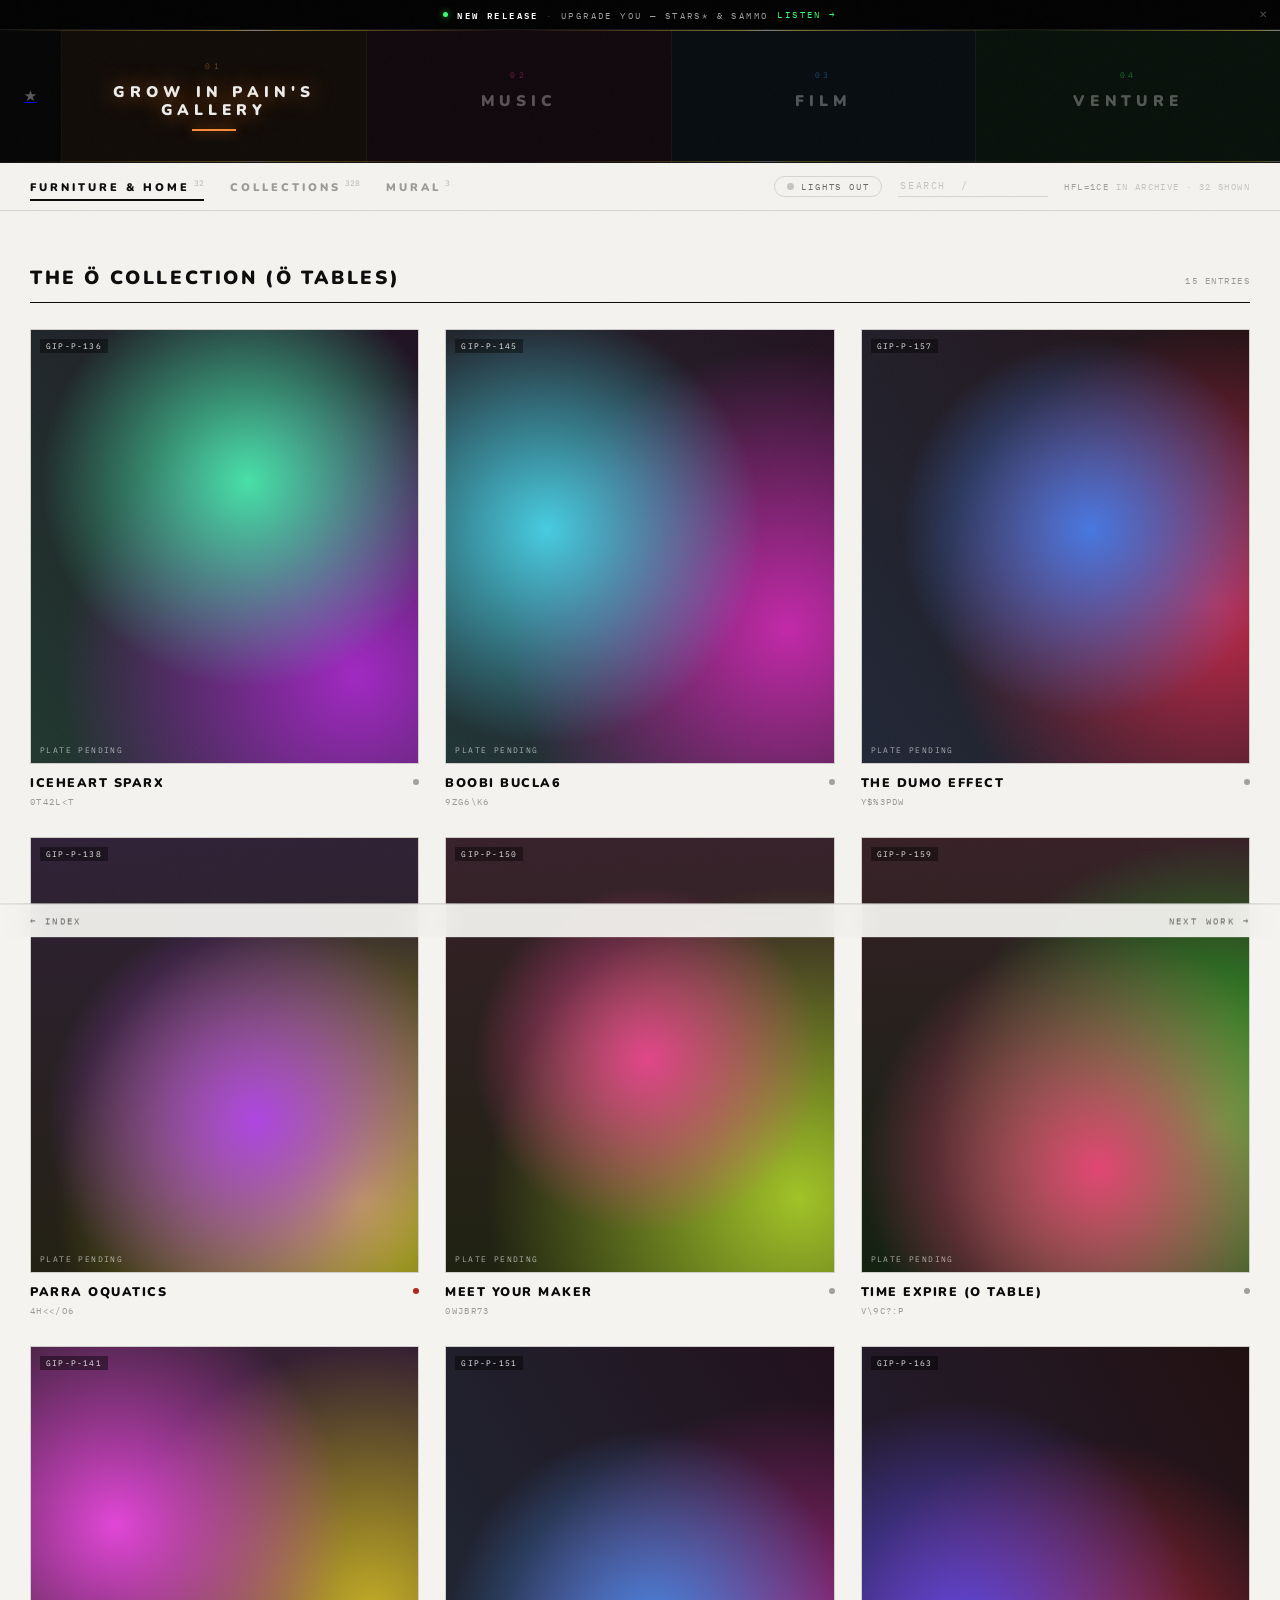
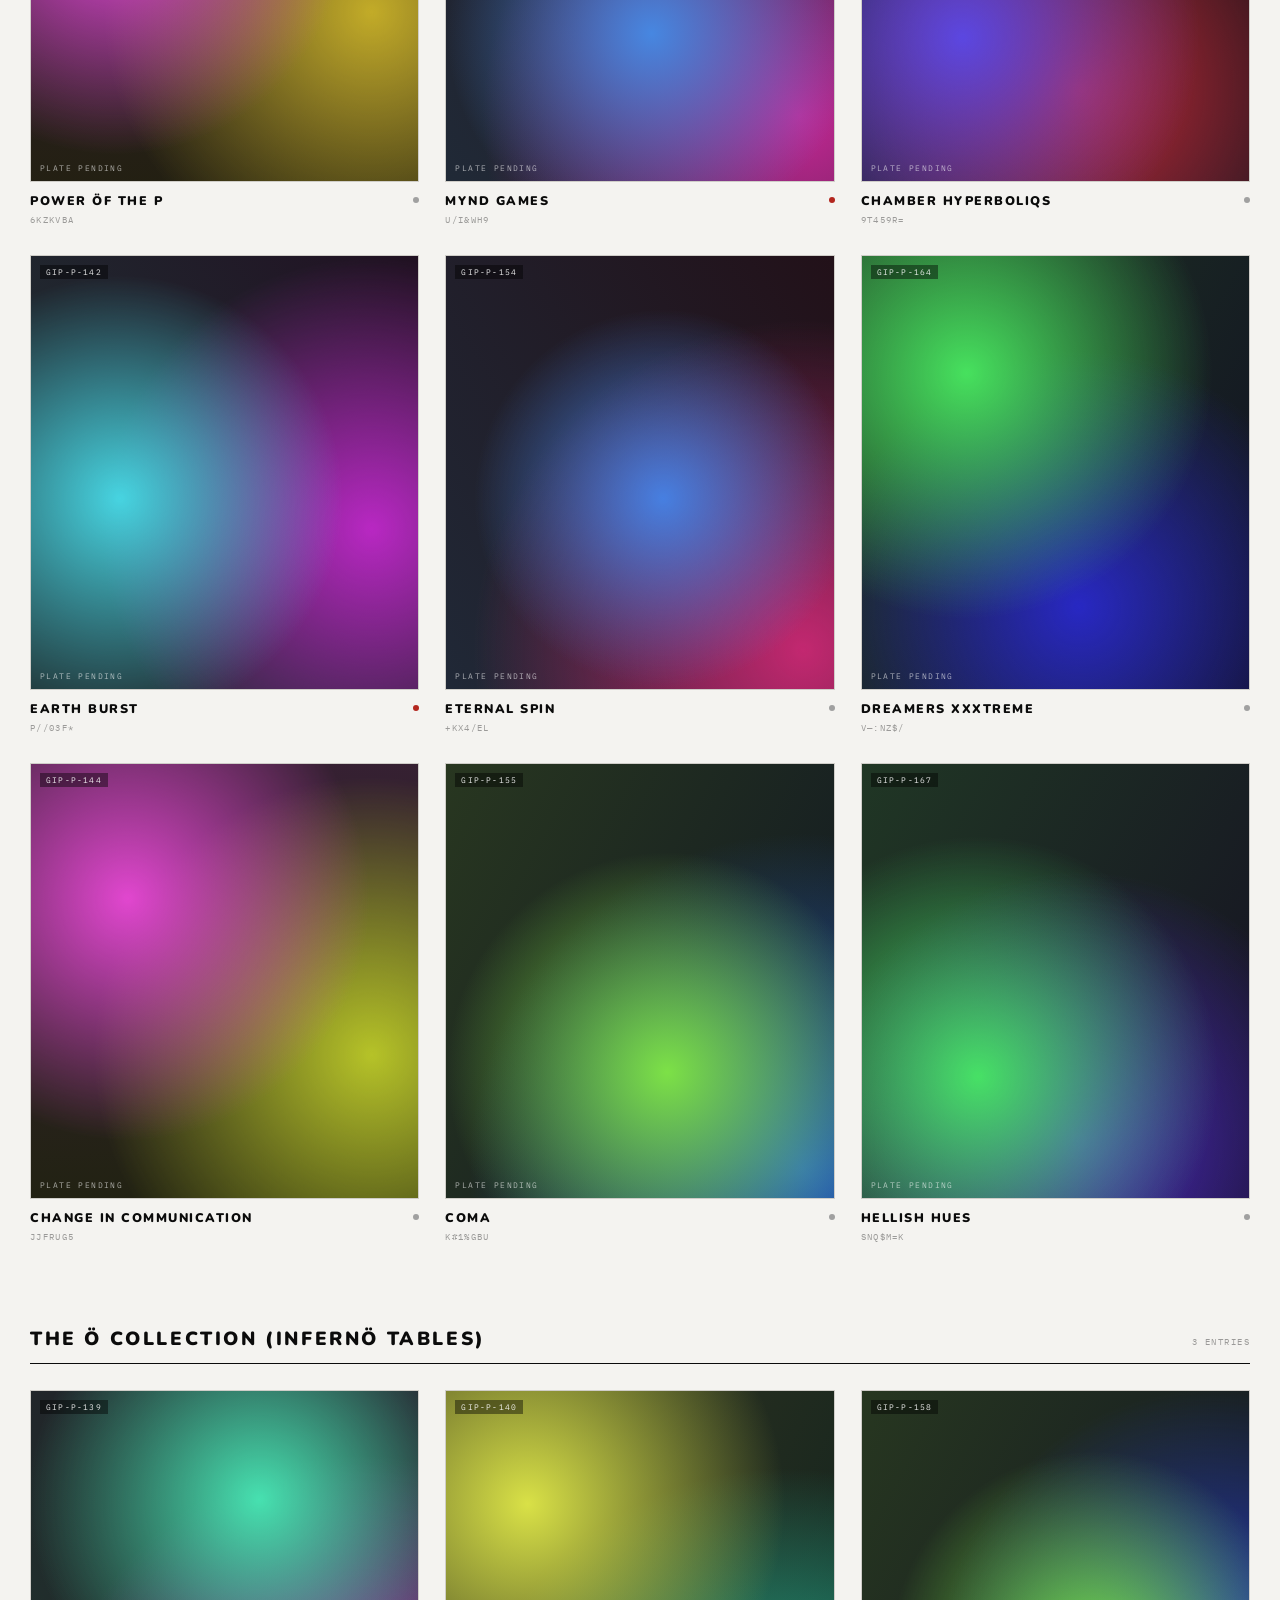
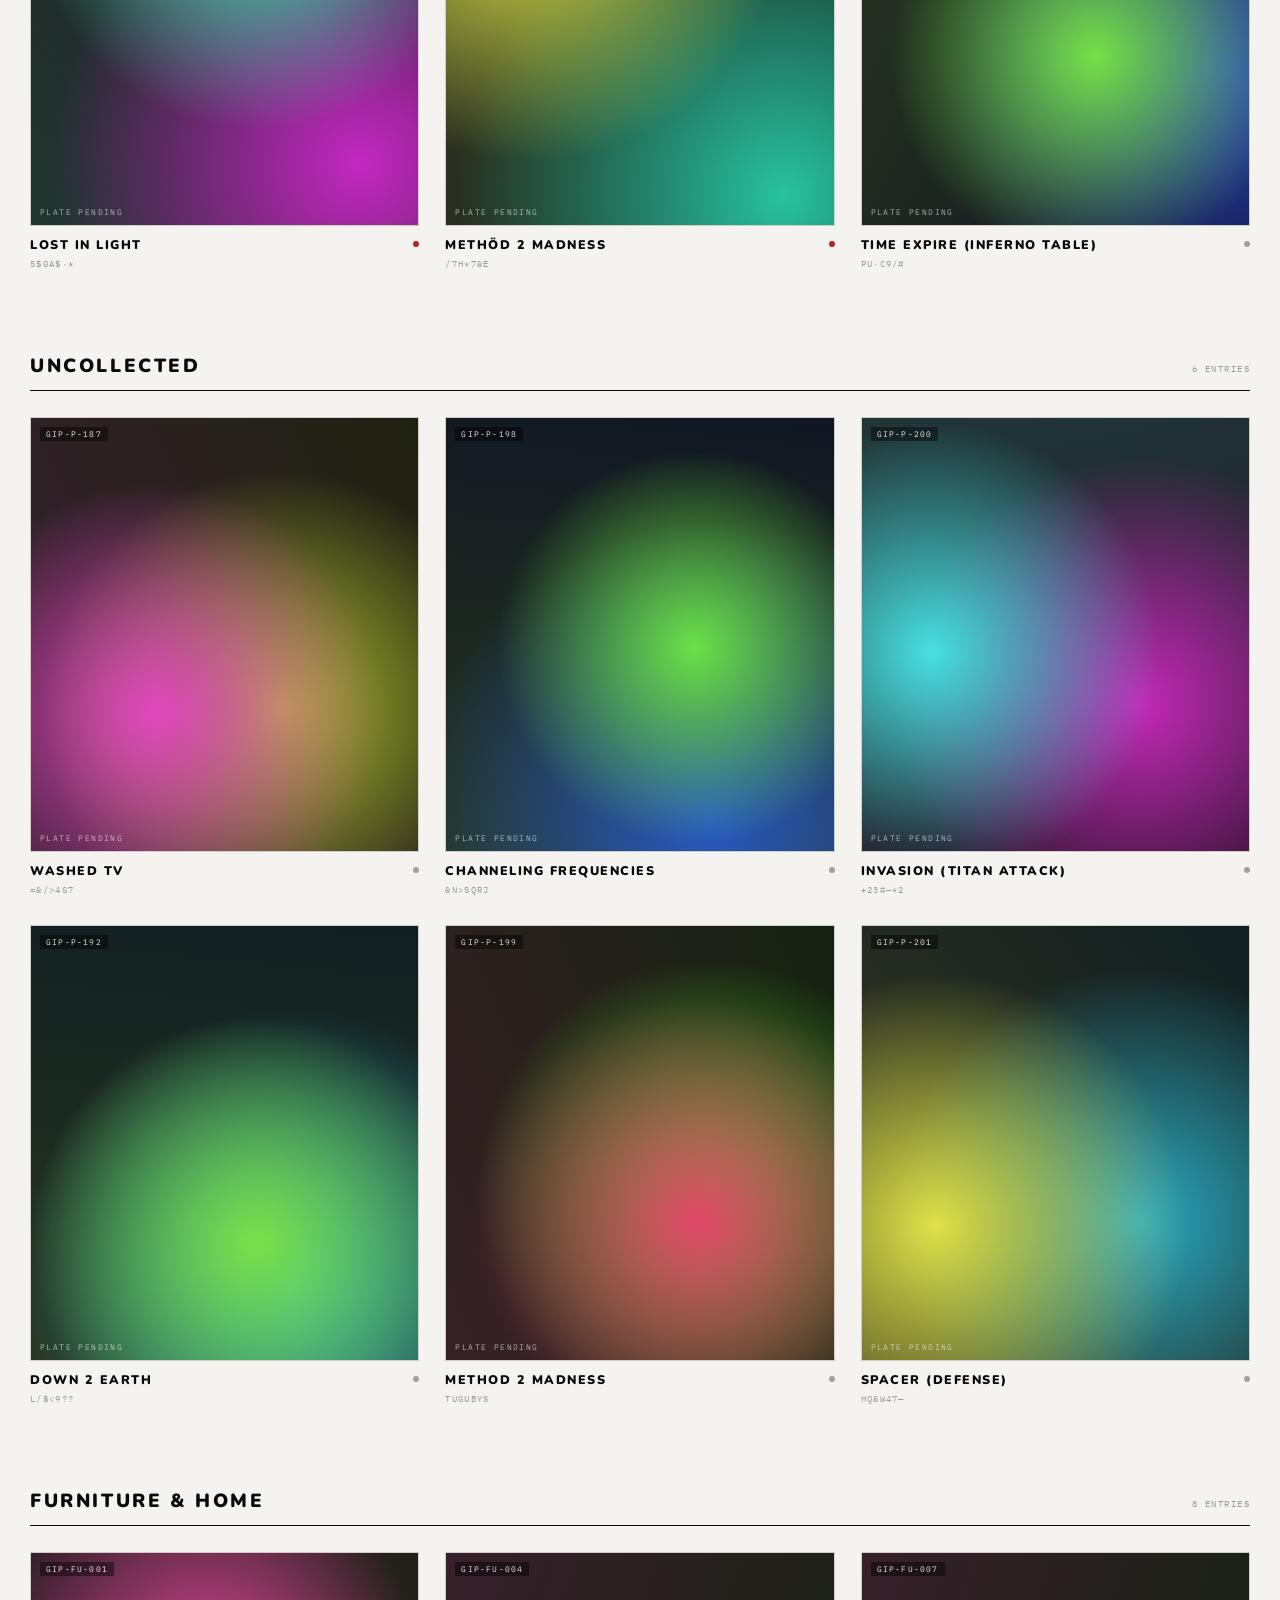
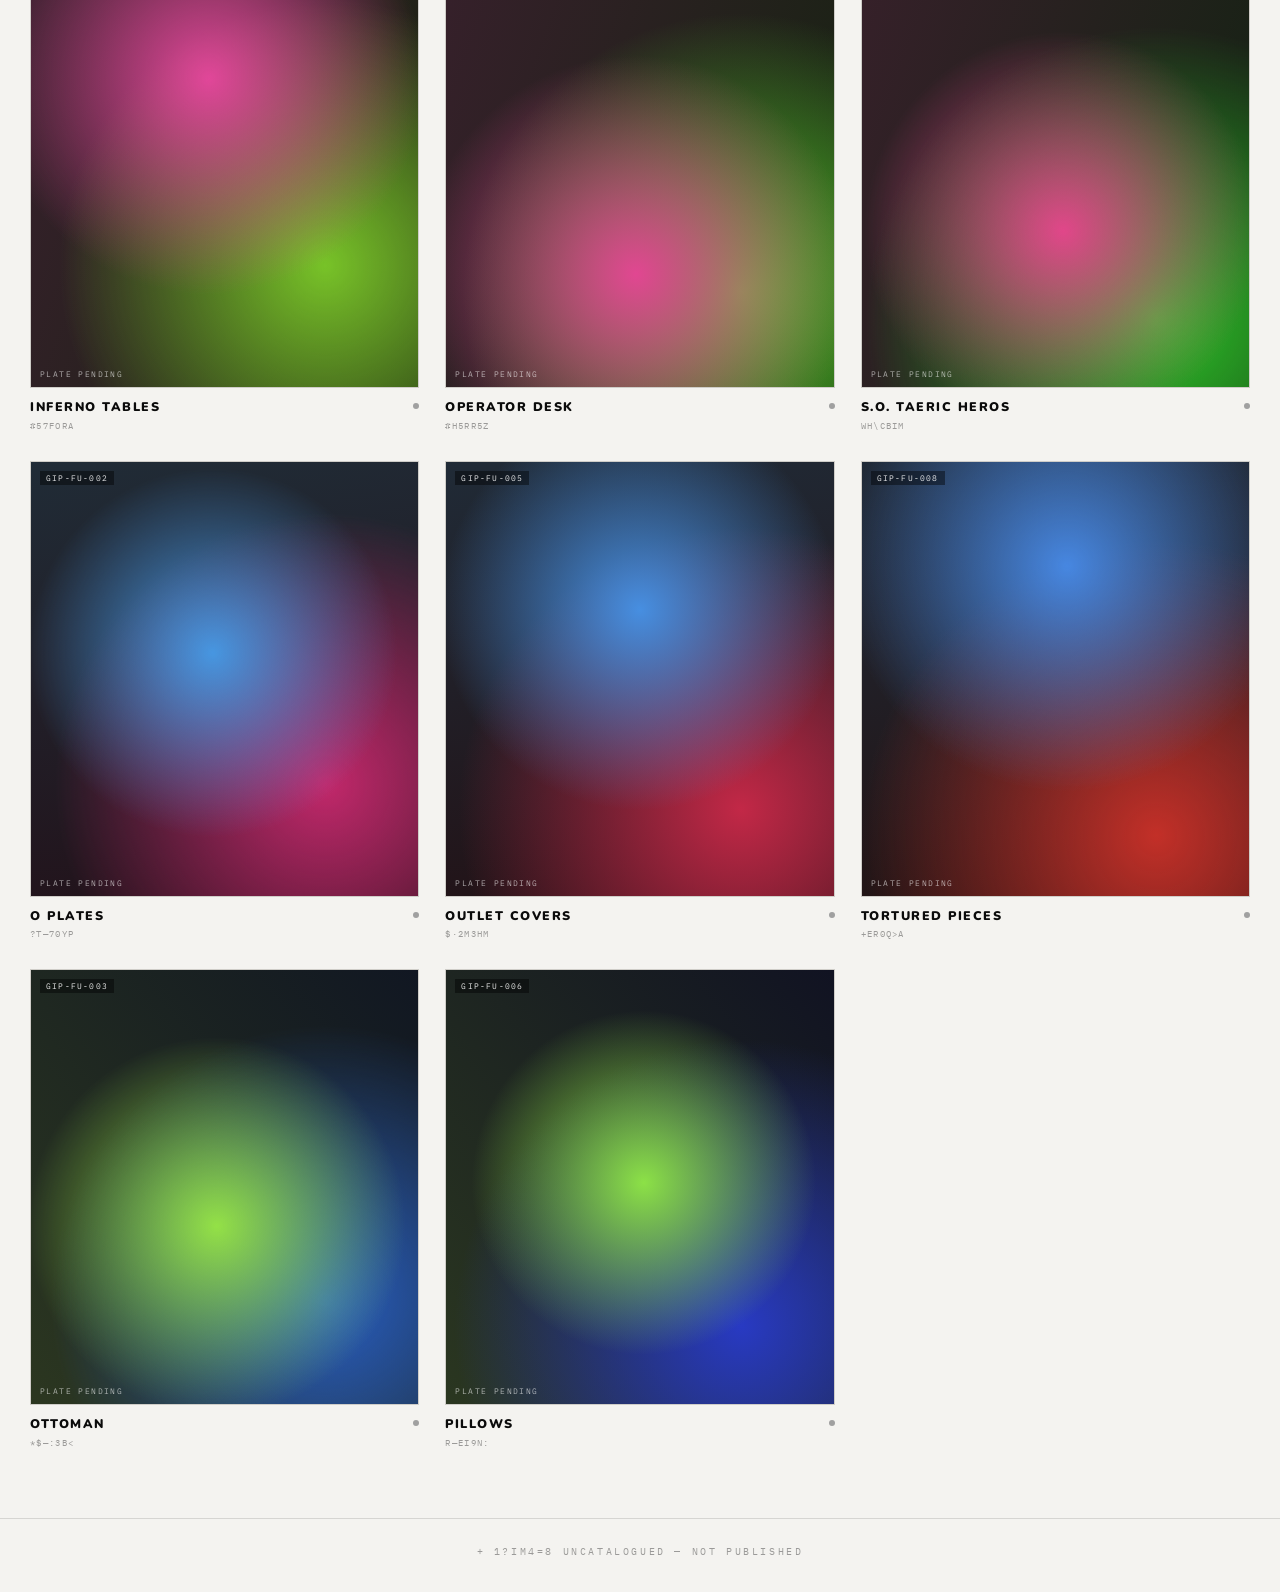
<file: archive.html>
<!DOCTYPE html>
<html lang="en">
<head>
<meta charset="UTF-8" />
<meta name="viewport" content="width=device-width, initial-scale=1.0"/>
<link rel="icon" type="image/svg+xml" href="data:image/svg+xml,<svg xmlns='http://www.w3.org/2000/svg' viewBox='0 0 100 100'><text y='.9em' font-size='90'>🦇</text></svg>">
<title>Stars* · Archive</title>
<meta name="description" content="The Stars* archive — commissions, collections and works, 2019 onward.">
<link rel="canonical" href="https://scratchbradley.com/archive">
<meta property="og:type"        content="website">
<meta property="og:site_name"   content="Stars*">
<meta property="og:title"       content="Stars* · Archive">
<meta property="og:description" content="Commissions, collections and works.">
<meta property="og:url"         content="https://scratchbradley.com/archive">
<meta property="og:image"       content="https://scratchbradley.com/assets/og-upgrade-you.jpg">
<meta property="og:image:width"  content="1200">
<meta property="og:image:height" content="630">
<meta name="twitter:card"       content="summary_large_image">
<meta name="twitter:image"      content="https://scratchbradley.com/assets/og-upgrade-you.jpg">
<link rel="preconnect" href="https://fonts.googleapis.com">
<link href="https://fonts.googleapis.com/css2?family=Nunito:wght@700;800;900&family=IBM+Plex+Mono:wght@400;500;600&display=swap" rel="stylesheet">
<style>
*,*::before,*::after{margin:0;padding:0;box-sizing:border-box}

:root{
  --paper:#f4f3f0; --paper-2:#eceae5;
  --ink:#0b0b0b; --ink-60:rgba(11,11,11,.6); --ink-38:rgba(11,11,11,.38);
  --ink-20:rgba(11,11,11,.2); --rule:rgba(11,11,11,.13);
  --black:#050505;
  --blue:#3b9eff; --orange:#ff8c3b; --sgreen:#39ff6e; --pink:#ff3b9a; --yellow:#ffd23b;
  --available:#0a7d3a; --sold:#b3261e; --personal:#0b0b0b;
  --nfs:#5d5d5d; --sealed:#6b4fd8; --unknown:#a0a0a0;
  --mono:'IBM Plex Mono',ui-monospace,SFMono-Regular,Menlo,Consolas,monospace;
  --sans:'Nunito',system-ui,sans-serif;
  /* Content cap — the band stays full-bleed, everything else is held to a
     readable measure so wide displays don't strand the grid in dead space. */
  --maxw:1720px;
  /* height of the band once collapsed — the sub-nav docks directly beneath it */
  --bandc:52px;
}
html{scroll-behavior:smooth}
body{background:var(--paper);color:var(--ink);font-family:var(--sans);-webkit-font-smoothing:antialiased;overflow-x:hidden}
body::after{
  content:'';position:fixed;inset:0;z-index:9999;pointer-events:none;opacity:.035;
  background-image:url("data:image/svg+xml,%3Csvg xmlns='http://www.w3.org/2000/svg' width='140' height='140'%3E%3Cfilter id='n'%3E%3CfeTurbulence type='fractalNoise' baseFrequency='.85' numOctaves='3'/%3E%3C/filter%3E%3Crect width='140' height='140' filter='url(%23n)'/%3E%3C/svg%3E");
}
.mono{font-family:var(--mono);font-variant-ligatures:none}

/* ══════════════════════════════════════
   SECTION BAND — home-screen submenu language
══════════════════════════════════════ */
.band{
  position:sticky;top:0;z-index:500;display:flex;background:var(--black);
  border-bottom:1px solid rgba(255,255,255,.06);
}
.band::before,.band::after{
  content:'';position:absolute;left:0;right:0;height:1px;pointer-events:none;
  background:linear-gradient(90deg,transparent 0%,var(--yellow) 45%,rgba(255,255,255,.95) 50%,var(--yellow) 55%,transparent 100%);
  background-size:40% 100%;animation:trace 4s linear infinite;opacity:.5;
}
.band::before{top:0}
.band::after{bottom:0;animation-direction:reverse;opacity:.28}
@keyframes trace{0%{background-position:-60% 0}100%{background-position:160% 0}}

.bk{
  flex:1;height:132px;position:relative;cursor:pointer;overflow:hidden;
  display:flex;flex-direction:column;align-items:center;justify-content:center;
  border-right:1px solid rgba(255,255,255,.05);
  transition:flex .5s cubic-bezier(.16,1,.3,1),background .4s,box-shadow .4s,height .4s cubic-bezier(.16,1,.3,1);
}
.bk:last-child{border-right:none}
.bk:hover{flex:1.35}
.bk-home{flex:0 0 62px;border-right:1px solid rgba(255,255,255,.05)}
.bk-home:hover{flex:0 0 62px}
.bk-star{font-size:15px;color:rgba(255,255,255,.34);transition:color .3s,text-shadow .3s}
.bk-home:hover .bk-star{color:#fff;text-shadow:0 0 14px rgba(255,255,255,.7)}

.bk-num{
  font-family:var(--mono);font-size:8px;letter-spacing:3.4px;margin-bottom:9px;
  transition:opacity .3s,transform .4s;
}
.bk:hover .bk-num,.band.compact .bk-num{opacity:0;transform:translateY(-6px)}
.bk-title{
  font-family:var(--sans);font-weight:900;text-transform:uppercase;
  font-size:clamp(10px,1.25vw,17px);letter-spacing:clamp(2px,.42vw,6px);
  color:rgba(255,255,255,.3);text-align:center;padding:0 8px;line-height:1.2;
  transform:translateY(3px) scale(.96);
  transition:color .4s,text-shadow .4s,transform .4s,font-size .35s,letter-spacing .35s;
}
.bk:hover .bk-title{transform:none}
.bk-rule{
  width:0;height:2px;margin-top:11px;transition:width .45s cubic-bezier(.16,1,.3,1);
}
.bk:hover .bk-rule,.bk.on .bk-rule{width:44px}

.bk-node{position:absolute;width:5px;height:5px;border-radius:50%;opacity:0;transition:opacity .3s;pointer-events:none}
.bk:hover .bk-node{opacity:1;animation:nodePulse 1.4s ease-in-out infinite}
.bk-node.tl{top:10px;left:10px}.bk-node.tr{top:10px;right:10px}
.bk-node.bl{bottom:10px;left:10px}.bk-node.br{bottom:10px;right:10px}
@keyframes nodePulse{0%,100%{opacity:1;transform:scale(1)}50%{opacity:.25;transform:scale(.5)}}

/* per-section accents, mapped off the home palette */
.bk-gallery{background:rgba(255,140,59,.045)}
.bk-music  {background:rgba(255,59,154,.045)}
.bk-film   {background:rgba(59,158,255,.045)}
.bk-venture{background:rgba(57,255,110,.045)}
.bk-gallery:hover{background:rgba(255,140,59,.1);box-shadow:inset 0 0 60px rgba(255,140,59,.07),0 0 0 1px rgba(255,140,59,.26)}
.bk-music:hover  {background:rgba(255,59,154,.1);box-shadow:inset 0 0 60px rgba(255,59,154,.07),0 0 0 1px rgba(255,59,154,.26)}
.bk-film:hover   {background:rgba(59,158,255,.1);box-shadow:inset 0 0 60px rgba(59,158,255,.07),0 0 0 1px rgba(59,158,255,.26)}
.bk-venture:hover{background:rgba(57,255,110,.1);box-shadow:inset 0 0 60px rgba(57,255,110,.07),0 0 0 1px rgba(57,255,110,.26)}
.bk-gallery .bk-num,.bk-gallery .bk-node{color:rgba(255,140,59,.4);background:var(--orange);box-shadow:0 0 10px rgba(255,140,59,.6)}
.bk-music   .bk-num,.bk-music .bk-node  {color:rgba(255,59,154,.4);background:var(--pink);box-shadow:0 0 10px rgba(255,59,154,.6)}
.bk-film    .bk-num,.bk-film .bk-node   {color:rgba(59,158,255,.4);background:var(--blue);box-shadow:0 0 10px rgba(59,158,255,.6)}
.bk-venture .bk-num,.bk-venture .bk-node{color:rgba(57,255,110,.4);background:var(--sgreen);box-shadow:0 0 10px rgba(57,255,110,.6)}
.bk-num{background:none!important;box-shadow:none!important}
.bk-gallery .bk-rule{background:var(--orange);box-shadow:0 0 12px rgba(255,140,59,.7)}
.bk-music   .bk-rule{background:var(--pink);box-shadow:0 0 12px rgba(255,59,154,.7)}
.bk-film    .bk-rule{background:var(--blue);box-shadow:0 0 12px rgba(59,158,255,.7)}
.bk-venture .bk-rule{background:var(--sgreen);box-shadow:0 0 12px rgba(57,255,110,.7)}
.bk-gallery:hover .bk-title,.bk-gallery.on .bk-title{color:#fff;text-shadow:0 0 22px rgba(255,140,59,.65)}
.bk-music:hover   .bk-title,.bk-music.on .bk-title  {color:#fff;text-shadow:0 0 22px rgba(255,59,154,.65)}
.bk-film:hover    .bk-title,.bk-film.on .bk-title   {color:#fff;text-shadow:0 0 22px rgba(59,158,255,.65)}
.bk-venture:hover .bk-title,.bk-venture.on .bk-title{color:#fff;text-shadow:0 0 22px rgba(57,255,110,.65)}
.bk.on .bk-title{color:rgba(255,255,255,.92)}

/* collapsed while browsing */
.band.compact .bk{height:52px}
.band.compact .bk-title{font-size:clamp(9px,.85vw,11px);letter-spacing:clamp(1.6px,.3vw,3.4px);transform:none}
.band.compact .bk-rule{margin-top:6px}

/* ══════════════════════════════════════
   SUB-NAV
══════════════════════════════════════ */
.subnav{
  /* sticky needs an offset to actually stick — without `top` this scrolled away */
  position:sticky;top:var(--bandc);z-index:420;background:rgba(244,243,240,.94);
  backdrop-filter:blur(14px);-webkit-backdrop-filter:blur(14px);
  border-bottom:1px solid var(--rule);
  display:flex;align-items:center;gap:26px;flex-wrap:wrap;
  /* centred to the same measure as the content without needing a wrapper */
  padding:11px max(30px,calc((100% - var(--maxw))/2 + 30px));
}
.sn-tab{
  appearance:none;border:0;background:transparent;cursor:pointer;
  font-family:var(--sans);font-size:11px;font-weight:900;letter-spacing:3px;
  text-transform:uppercase;color:var(--ink-38);padding:4px 0;position:relative;transition:color .25s;
}
.sn-tab:hover{color:var(--ink-60)}
.sn-tab.on{color:var(--ink)}
.sn-tab.on::after{content:'';position:absolute;left:0;right:0;bottom:-2px;height:2px;background:var(--ink)}
.sn-tab .sn-n{font-family:var(--mono);font-size:8px;vertical-align:super;margin-left:4px;color:var(--ink-20);font-weight:500;letter-spacing:0}
.sn-right{margin-left:auto;display:flex;align-items:center;gap:16px}
#search{
  appearance:none;background:transparent;border:0;border-bottom:1px solid var(--rule);
  font-family:var(--mono);font-size:10px;letter-spacing:1.2px;color:var(--ink);
  padding:4px 2px;width:150px;outline:none;transition:border-color .25s;
}
#search:focus{border-bottom-color:var(--ink)}
#search::placeholder{color:var(--ink-20);text-transform:uppercase;letter-spacing:1.6px}
.sn-count{font-family:var(--mono);font-size:9px;letter-spacing:1.4px;color:var(--ink-20);text-transform:uppercase;white-space:nowrap}

/* ══════════════════════════════════════
   GALLERY GRID
══════════════════════════════════════ */
.view{display:none}
.view.on{display:block}
.collection-block{padding:0 30px;margin:54px auto 0;max-width:var(--maxw)}
.cb-head{display:flex;align-items:baseline;gap:16px;padding-bottom:11px;border-bottom:1px solid var(--ink);margin-bottom:26px}
.cb-title{font-size:19px;font-weight:900;letter-spacing:2.6px;text-transform:uppercase}
.cb-meta{font-family:var(--mono);font-size:9px;letter-spacing:1.5px;color:var(--ink-38);text-transform:uppercase;margin-left:auto;white-space:nowrap}
/* Masonry columns — every work keeps its own proportions. Paintings here
   run from 2:1 panoramas to tall portraits; a fixed box would crop them. */
.grid{columns:4;column-gap:26px}
@media(max-width:1400px){.grid{columns:3}}
@media(max-width:900px){.grid{columns:2}}
@media(max-width:520px){.grid{columns:1}}
.card{break-inside:avoid;-webkit-column-break-inside:avoid;page-break-inside:avoid;
  display:block;margin:0 0 30px;cursor:pointer;position:relative;
  opacity:0;transform:translateY(18px);
  transition:opacity .7s cubic-bezier(.16,1,.3,1),transform .7s cubic-bezier(.16,1,.3,1)}
.card.in{opacity:1;transform:none}
.card-frame{position:relative;width:100%;overflow:hidden;background:var(--paper-2);border:1px solid var(--rule)}
/* placeholder cards still need an intrinsic box */
.card-frame.ph-box::before{content:'';display:block;padding-bottom:112%}
/* :not(.glow-layer) — otherwise this out-specifies the glow layer's
   height:100% and the lit plate shows through beneath it */
.card-frame.real img:not(.glow-layer){display:block;width:100%;height:auto}
.card-ph{position:absolute;inset:0;transition:transform 1.1s cubic-bezier(.16,1,.3,1)}
.card:hover .card-ph{transform:scale(1.045)}
.card-img{transition:transform 1.1s cubic-bezier(.16,1,.3,1),filter .5s;filter:grayscale(.14)}
.card:hover .card-img{transform:scale(1.03);filter:grayscale(0)}

/* ══════════════════════════════════════
   LIGHTS OUT — the glow-in-the-dark mode
══════════════════════════════════════ */
.glow-layer{position:absolute;inset:0;width:100%;height:100%;object-fit:cover;
  opacity:0;transition:opacity 1.1s ease;pointer-events:none}
body.lights-out .glow-layer{opacity:1}
.glow-mark{
  position:absolute;top:9px;right:9px;width:15px;height:15px;border-radius:50%;
  border:1px solid rgba(255,255,255,.55);background:rgba(0,0,0,.35);
  display:flex;align-items:center;justify-content:center;
  font-family:var(--mono);font-size:8px;color:rgba(255,255,255,.9);backdrop-filter:blur(4px);
}
body.lights-out .glow-mark{
  border-color:rgba(180,255,120,.9);color:#cfff9a;
  box-shadow:0 0 12px rgba(160,255,90,.75),0 0 26px rgba(160,255,90,.35);
}
/* works with no glow plate simply sit in the dark — they do not fake it */
body.lights-out .card-img,
body.lights-out .plate.real img{filter:grayscale(.1) brightness(.34)}
body.lights-out .card.has-glow .card-img,
body.lights-out .plate.has-glow img{filter:none}

/* the room darkens with it */
body.lights-out{--paper:#080808;--paper-2:#101010;--ink:#f2f2f2;
  --ink-60:rgba(242,242,242,.6);--ink-38:rgba(242,242,242,.38);
  --ink-20:rgba(242,242,242,.2);--rule:rgba(242,242,242,.16)}
body.lights-out .subnav{background:rgba(8,8,8,.94)}
body.lights-out .backbar{background:rgba(8,8,8,.94)}
body.lights-out .inq-ov{background:rgba(8,8,8,.88)}
body{transition:background .9s ease,color .9s ease}

.lights-btn{
  appearance:none;cursor:pointer;background:transparent;border:1px solid var(--rule);
  border-radius:40px;padding:4px 12px;color:var(--ink-60);
  font-family:var(--mono);font-size:9px;letter-spacing:1.8px;text-transform:uppercase;
  display:inline-flex;align-items:center;gap:7px;transition:all .25s;white-space:nowrap;
}
.lights-btn:hover{border-color:var(--ink-38);color:var(--ink)}
.lights-btn .lb-dot{width:7px;height:7px;border-radius:50%;background:var(--ink-20);transition:all .3s}
body.lights-out .lights-btn{border-color:rgba(160,255,90,.55);color:#cfff9a}
body.lights-out .lights-btn .lb-dot{background:#a6ff5a;box-shadow:0 0 10px rgba(160,255,90,.9)}
.ph-tag{position:absolute;left:9px;bottom:8px;font-family:var(--mono);font-size:7.5px;letter-spacing:1.4px;color:rgba(255,255,255,.62);text-transform:uppercase}
.card-cat{position:absolute;top:9px;left:9px;font-family:var(--mono);font-size:8px;letter-spacing:1.2px;color:rgba(255,255,255,.9);background:rgba(0,0,0,.42);padding:2px 6px;backdrop-filter:blur(4px)}
.card-body{padding-top:11px;display:flex;align-items:flex-start;gap:10px}
.card-title{font-size:12.5px;font-weight:900;letter-spacing:1.5px;text-transform:uppercase;line-height:1.35;flex:1}
.card-sub{font-family:var(--mono);font-size:8.5px;letter-spacing:1.3px;color:var(--ink-38);text-transform:uppercase;margin-top:4px}
.dot{width:6px;height:6px;border-radius:50%;flex-shrink:0;margin-top:4px}
.s-available{background:var(--available)}.s-sold{background:var(--sold)}
.s-personal{background:var(--personal)}.s-nfs{background:var(--nfs)}
.s-sealed{background:var(--sealed)}.s-unknown{background:var(--unknown)}
.uncat{margin:70px auto 0;max-width:var(--maxw);padding:26px 30px 34px;border-top:1px solid var(--rule);text-align:center;
  font-family:var(--mono);font-size:10px;letter-spacing:2.6px;text-transform:uppercase;color:var(--ink-38)}
.uncat b{color:var(--ink);font-weight:600}
.empty{padding:90px 30px;text-align:center;font-family:var(--mono);font-size:11px;letter-spacing:2.4px;text-transform:uppercase;color:var(--ink-38)}

/* ══════════════════════════════════════
   MUSIC
══════════════════════════════════════ */
.m-wrap{padding:0 30px 60px;max-width:var(--maxw);margin:0 auto}
.m-head{margin-top:54px;padding-bottom:11px;border-bottom:1px solid var(--ink);display:flex;align-items:baseline;gap:14px}
.m-head h2{font-size:19px;font-weight:900;letter-spacing:2.6px;text-transform:uppercase}
.m-head span{font-family:var(--mono);font-size:9px;letter-spacing:1.5px;color:var(--ink-38);text-transform:uppercase;margin-left:auto}
.m-grid{display:grid;grid-template-columns:repeat(auto-fill,minmax(230px,1fr));gap:28px 22px;margin-top:26px}
.rel{cursor:pointer;opacity:0;transform:translateY(16px);
  transition:opacity .7s cubic-bezier(.16,1,.3,1),transform .7s cubic-bezier(.16,1,.3,1)}
.rel.in{opacity:1;transform:none}
.rel-art{position:relative;width:100%;overflow:hidden;background:var(--paper-2);border:1px solid var(--rule)}
.rel-art::before{content:'';display:block;padding-bottom:100%}
.rel-art img{position:absolute;inset:0;width:100%;height:100%;object-fit:cover;transition:transform 1s cubic-bezier(.16,1,.3,1),filter .45s;filter:grayscale(.2)}
.rel:hover .rel-art img{transform:scale(1.05);filter:grayscale(0)}
.rel-ov{position:absolute;inset:0;background:rgba(0,0,0,.55);opacity:0;transition:opacity .35s;
  display:flex;align-items:center;justify-content:center;backdrop-filter:blur(2px)}
.rel:hover .rel-ov{opacity:1}
.rel-cta{font-family:var(--mono);font-size:9.5px;letter-spacing:2.6px;color:#fff;text-transform:uppercase}
.rel-body{padding-top:11px;display:flex;align-items:flex-start;gap:9px}
.rel-t{font-size:12.5px;font-weight:900;letter-spacing:1.2px;text-transform:uppercase;line-height:1.35;flex:1}
.rel-s{font-family:var(--mono);font-size:8.5px;letter-spacing:1.3px;color:var(--ink-38);text-transform:uppercase;margin-top:4px}
/* featured player */
.feat{margin-top:24px}
.feat-frame{position:relative;width:100%;background:#000;border:1px solid var(--rule);overflow:hidden}
.feat-frame::before{content:'';display:block;padding-bottom:56.25%}
.feat-frame iframe{position:absolute;inset:0;width:100%;height:100%;border:0}
.feat-body{display:flex;align-items:flex-end;gap:20px;padding-top:14px;flex-wrap:wrap}
.feat-t{font-size:clamp(18px,2.2vw,28px);font-weight:900;letter-spacing:1.6px;text-transform:uppercase;line-height:1.1}
.feat-s{font-family:var(--mono);font-size:9.5px;letter-spacing:2px;color:var(--ink-38);text-transform:uppercase;margin-top:7px}
.feat-out{text-decoration:none;border:1px solid var(--ink);color:var(--ink);padding:10px 18px;
  font-size:9.5px;letter-spacing:2.4px;text-transform:uppercase;white-space:nowrap;transition:all .25s}
.feat-out:hover{background:var(--ink);color:var(--paper)}
.rel-art.vid::before{padding-bottom:56.25%}

/* ══════════════════════════════════════
   FILM — video-led
══════════════════════════════════════ */
.f-wrap{padding:0 30px 70px;max-width:var(--maxw);margin:0 auto}
.f-lead{margin-top:44px;cursor:pointer;opacity:0;transform:translateY(18px);
  transition:opacity .8s cubic-bezier(.16,1,.3,1),transform .8s cubic-bezier(.16,1,.3,1)}
.f-lead.in{opacity:1;transform:none}
.f-screen{position:relative;width:100%;overflow:hidden;background:#000;border:1px solid var(--rule)}
.f-screen::before{content:'';display:block;padding-bottom:46%}
.f-screen .ph{position:absolute;inset:0;transition:transform 1.2s cubic-bezier(.16,1,.3,1)}
.f-lead:hover .f-screen .ph{transform:scale(1.03)}
.f-screen::after{content:'';position:absolute;inset:0;pointer-events:none;
  background:linear-gradient(180deg,rgba(0,0,0,.1) 0%,transparent 34%,rgba(0,0,0,.72) 100%)}
.f-play{position:absolute;left:50%;top:50%;transform:translate(-50%,-50%);z-index:3;
  width:66px;height:66px;border-radius:50%;border:1px solid rgba(255,255,255,.6);
  display:flex;align-items:center;justify-content:center;color:#fff;font-size:15px;
  backdrop-filter:blur(3px);background:rgba(0,0,0,.22);transition:transform .35s,background .35s}
.f-lead:hover .f-play{transform:translate(-50%,-50%) scale(1.09);background:rgba(0,0,0,.4)}
.f-cap{position:absolute;left:26px;right:26px;bottom:22px;z-index:3;display:flex;align-items:flex-end;gap:18px;flex-wrap:wrap}
.f-cap-t{font-size:clamp(20px,2.6vw,34px);font-weight:900;letter-spacing:1.4px;text-transform:uppercase;color:#fff;line-height:1.05;text-shadow:0 2px 26px rgba(0,0,0,.6)}
.f-cap-s{font-family:var(--mono);font-size:9px;letter-spacing:2.2px;color:rgba(255,255,255,.66);text-transform:uppercase;margin-top:8px}
.f-rows{margin-top:44px;border-top:1px solid var(--ink)}
.f-row{display:grid;grid-template-columns:230px 1fr auto;gap:22px;align-items:center;
  padding:16px 0;border-bottom:1px solid var(--rule);cursor:pointer;
  opacity:0;transform:translateY(14px);
  transition:opacity .7s cubic-bezier(.16,1,.3,1),transform .7s cubic-bezier(.16,1,.3,1),background .3s}
.f-row.in{opacity:1;transform:none}
.f-row:hover{background:rgba(11,11,11,.03)}
.f-thumb{position:relative;width:100%;overflow:hidden;background:#000;border:1px solid var(--rule)}
.f-thumb::before{content:'';display:block;padding-bottom:56.25%}
.f-thumb .ph{position:absolute;inset:0;transition:transform 1s cubic-bezier(.16,1,.3,1)}
.f-row:hover .f-thumb .ph{transform:scale(1.06)}
.f-meta-t{font-size:15px;font-weight:900;letter-spacing:1.8px;text-transform:uppercase;line-height:1.3}
.f-meta-s{font-family:var(--mono);font-size:9px;letter-spacing:1.6px;color:var(--ink-38);text-transform:uppercase;margin-top:6px}
.f-id{font-family:var(--mono);font-size:8.5px;letter-spacing:1.4px;color:var(--ink-20);white-space:nowrap}
@media(max-width:640px){
  .f-row{grid-template-columns:120px 1fr;gap:14px}
  .f-id{display:none}
  .f-wrap{padding-left:18px;padding-right:18px}
}

.vid-slot{
  border:1px dashed var(--rule);display:flex;align-items:center;justify-content:center;
  text-align:center;padding:34px 18px;font-family:var(--mono);font-size:9px;
  letter-spacing:1.8px;text-transform:uppercase;color:var(--ink-20);min-height:150px;
}
.m-out{
  margin-top:30px;display:inline-flex;align-items:center;gap:10px;text-decoration:none;
  border:1px solid var(--ink);color:var(--ink);padding:12px 22px;
  font-family:var(--mono);font-size:10px;letter-spacing:2.6px;text-transform:uppercase;transition:all .25s;
}
.m-out:hover{background:var(--ink);color:var(--paper)}

/* ══════════════════════════════════════
   VENTURE — dark landing
══════════════════════════════════════ */
#view-venture{background:var(--black);color:#f0f0f0;min-height:100vh}
.v-hero{padding:100px 30px 74px;text-align:center;position:relative;overflow:hidden;border-bottom:1px solid rgba(255,255,255,.07)}
.v-hero::before{content:'';position:absolute;inset:0;
  background:radial-gradient(ellipse at 50% 0%,rgba(57,255,110,.11) 0%,transparent 62%);pointer-events:none}
.v-kicker{font-family:var(--mono);font-size:9px;letter-spacing:5px;color:rgba(57,255,110,.7);text-transform:uppercase;margin-bottom:20px}
.v-name{font-size:clamp(30px,7vw,86px);font-weight:900;letter-spacing:clamp(2px,.9vw,12px);text-transform:uppercase;line-height:.98;color:#fff;
  text-shadow:0 0 46px rgba(57,255,110,.28)}
.v-sub{font-family:var(--mono);font-size:10px;letter-spacing:3.4px;color:rgba(255,255,255,.34);text-transform:uppercase;margin-top:20px}
.v-stat{max-width:600px;margin:36px auto 0;font-family:var(--mono);font-size:12px;line-height:2;color:rgba(255,255,255,.5)}
.v-lines{padding:70px 30px 30px;max-width:var(--maxw);margin:0 auto}
.v-lines-h{display:flex;align-items:baseline;gap:14px;padding-bottom:11px;border-bottom:1px solid rgba(255,255,255,.16);margin-bottom:30px}
.v-lines-h h2{font-size:17px;font-weight:900;letter-spacing:3px;text-transform:uppercase;color:#fff}
.v-lines-h span{font-family:var(--mono);font-size:9px;letter-spacing:1.6px;color:rgba(255,255,255,.3);text-transform:uppercase;margin-left:auto}
.v-grid{display:grid;grid-template-columns:repeat(auto-fill,minmax(220px,1fr));gap:16px}
.v-line{
  position:relative;border:1px solid rgba(255,255,255,.1);padding:26px 20px;cursor:pointer;overflow:hidden;
  transition:border-color .35s,background .35s,transform .35s cubic-bezier(.16,1,.3,1);
  opacity:0;transform:translateY(16px);
}
.v-line.in{opacity:1;transform:none}
.v-line:hover{border-color:rgba(57,255,110,.5);background:rgba(57,255,110,.05);transform:translateY(-3px)}
.v-line-n{font-family:var(--mono);font-size:8px;letter-spacing:2.4px;color:rgba(57,255,110,.45);margin-bottom:12px}
.v-line-t{font-size:15px;font-weight:900;letter-spacing:2px;text-transform:uppercase;color:rgba(255,255,255,.86);line-height:1.25}
.v-line-s{font-family:var(--mono);font-size:8.5px;letter-spacing:1.4px;color:rgba(255,255,255,.28);text-transform:uppercase;margin-top:9px}
.v-foot{padding:60px 30px 90px;text-align:center;border-top:1px solid rgba(255,255,255,.07);margin-top:56px}
.v-foot-k{font-family:var(--mono);font-size:9px;letter-spacing:3.4px;color:rgba(255,255,255,.3);text-transform:uppercase;margin-bottom:18px}
.v-cta{
  appearance:none;cursor:pointer;background:transparent;border:1px solid rgba(57,255,110,.55);color:var(--sgreen);
  font-family:var(--mono);font-size:11px;letter-spacing:3.4px;text-transform:uppercase;padding:15px 34px;transition:all .28s;
}
.v-cta:hover{background:rgba(57,255,110,.1);box-shadow:0 0 30px rgba(57,255,110,.24)}

/* ══════════════════════════════════════
   WORK VIEW
══════════════════════════════════════ */
.work{min-height:100vh;padding:0 0 40px;border-bottom:1px solid var(--rule);
  display:grid;grid-template-columns:1fr 330px;max-width:var(--maxw);margin:0 auto}
.work-plates{padding:44px 34px 0 30px;display:flex;flex-direction:column;gap:26px}
.plate{width:100%;background:var(--paper-2);border:1px solid var(--rule);position:relative;overflow:hidden;
  opacity:0;transform:translateY(26px);
  transition:opacity .9s cubic-bezier(.16,1,.3,1),transform .9s cubic-bezier(.16,1,.3,1)}
.plate.in{opacity:1;transform:none}
.plate::before{content:'';display:block;padding-bottom:74%}
.plate.tall::before{padding-bottom:128%}
/* a real plate sizes to the painting rather than a fixed ratio */
.plate.real::before{display:none}
.plate.real img:not(.glow-layer){display:block;width:100%;height:auto}
.plate-ph{position:absolute;inset:0}
.plate-n{position:absolute;left:12px;bottom:10px;font-family:var(--mono);font-size:8px;letter-spacing:1.6px;color:rgba(255,255,255,.6);text-transform:uppercase}
/* clears the band + sub-nav, both of which stay pinned */
.dossier{position:sticky;top:112px;padding:44px 30px 0 0;align-self:start;max-height:calc(100vh - 128px);overflow-y:auto;scrollbar-width:thin}
.dossier::-webkit-scrollbar{width:3px}
.dossier::-webkit-scrollbar-thumb{background:var(--ink-20)}
.d-cat{font-family:var(--mono);font-size:9px;letter-spacing:2.4px;color:var(--ink-38);text-transform:uppercase;margin-bottom:12px}
.d-title{font-size:30px;font-weight:900;letter-spacing:1.2px;text-transform:uppercase;line-height:1.06;margin-bottom:7px}
.d-series{font-family:var(--mono);font-size:9.5px;letter-spacing:2px;color:var(--ink-60);text-transform:uppercase;margin-bottom:24px}
.d-status{display:inline-flex;align-items:center;gap:8px;margin-bottom:26px;font-family:var(--mono);font-size:9px;
  letter-spacing:2px;text-transform:uppercase;border:1px solid var(--rule);padding:5px 12px;border-radius:40px}
.d-rows{border-top:1px solid var(--ink)}
.d-row{display:grid;grid-template-columns:96px 1fr;gap:12px;padding:9px 0;border-bottom:1px solid var(--rule);align-items:baseline}
.d-k{font-family:var(--mono);font-size:8px;letter-spacing:1.6px;color:var(--ink-38);text-transform:uppercase}
.d-v{font-family:var(--mono);font-size:10.5px;letter-spacing:.9px;color:var(--ink);word-break:break-word}
.d-v.is-unknown{color:var(--unknown)}
.d-v.is-sealed{color:var(--sealed)}
.d-contrib{margin-top:26px;padding-top:16px;border-top:1px solid var(--rule)}
.d-contrib-k{font-family:var(--mono);font-size:8px;letter-spacing:1.8px;color:var(--ink-38);text-transform:uppercase;margin-bottom:9px}
.d-contrib-list{display:flex;flex-wrap:wrap;gap:6px}
.contrib{font-family:var(--mono);font-size:9px;letter-spacing:1.1px;border:1px solid var(--rule);padding:3px 9px;border-radius:40px;color:var(--ink-60)}
.d-inquire{margin-top:30px;width:100%;appearance:none;cursor:pointer;background:var(--ink);color:var(--paper);
  border:1px solid var(--ink);font-family:var(--mono);font-size:10px;letter-spacing:3.4px;text-transform:uppercase;padding:14px;transition:all .25s}
.d-inquire:hover{background:transparent;color:var(--ink)}
.scroll-hint{grid-column:1/-1;text-align:center;padding:26px 0 0;font-family:var(--mono);font-size:8.5px;letter-spacing:2.6px;color:var(--ink-20);text-transform:uppercase}
.loading{padding:60px;text-align:center;font-family:var(--mono);font-size:9px;letter-spacing:3px;color:var(--ink-38);text-transform:uppercase}
.backbar{position:fixed;left:0;right:0;bottom:0;z-index:380;display:flex;align-items:center;justify-content:space-between;gap:14px;
  padding:11px 30px;background:rgba(244,243,240,.94);backdrop-filter:blur(14px);-webkit-backdrop-filter:blur(14px);
  border-top:1px solid var(--rule);transform:translateY(110%);transition:transform .45s cubic-bezier(.16,1,.3,1)}
body.in-work .backbar{transform:none}
.bb-btn{appearance:none;border:0;background:transparent;cursor:pointer;font-family:var(--mono);font-size:9px;letter-spacing:2.4px;text-transform:uppercase;color:var(--ink-60);transition:color .2s}
.bb-btn:hover{color:var(--ink)}
.bb-pos{font-family:var(--mono);font-size:9px;letter-spacing:1.8px;color:var(--ink-38)}

/* ══════════════════════════════════════
   INQUIRY
══════════════════════════════════════ */
.inq-ov{position:fixed;inset:0;z-index:900;display:flex;align-items:center;justify-content:center;
  background:rgba(244,243,240,.86);backdrop-filter:blur(16px);-webkit-backdrop-filter:blur(16px);
  opacity:0;pointer-events:none;transition:opacity .4s;padding:20px}
.inq-ov.on{opacity:1;pointer-events:auto}
.inq{width:430px;max-width:100%;max-height:90vh;overflow-y:auto;background:var(--paper);border:1px solid var(--ink);padding:34px 32px;
  animation:inqIn .55s cubic-bezier(.16,1,.3,1) both}
@keyframes inqIn{from{opacity:0;transform:translateY(18px) scale(.985)}to{opacity:1;transform:none}}
.inq-k{font-family:var(--mono);font-size:8.5px;letter-spacing:2.4px;color:var(--ink-38);text-transform:uppercase;margin-bottom:8px}
.inq-title{font-size:19px;font-weight:900;letter-spacing:2px;text-transform:uppercase;margin-bottom:5px}
.inq-ref{font-family:var(--mono);font-size:9.5px;letter-spacing:1.6px;color:var(--ink-60);margin-bottom:22px}
.inq-f{display:flex;flex-direction:column;gap:12px}
.inq-in,.inq-ta{width:100%;appearance:none;background:transparent;border:1px solid var(--rule);
  font-family:var(--mono);font-size:11px;letter-spacing:.6px;color:var(--ink);padding:11px 13px;outline:none;transition:border-color .25s}
.inq-in:focus,.inq-ta:focus{border-color:var(--ink)}
.inq-in::placeholder,.inq-ta::placeholder{color:var(--ink-20);text-transform:uppercase;font-size:9.5px;letter-spacing:1.4px}
.inq-ta{resize:vertical;min-height:82px}
@media(max-width:768px){.inq-in,.inq-ta{font-size:16px}}
.inq-send{appearance:none;cursor:pointer;background:var(--ink);color:var(--paper);border:1px solid var(--ink);
  font-family:var(--mono);font-size:10px;letter-spacing:3.2px;text-transform:uppercase;padding:13px;transition:all .25s;margin-top:4px}
.inq-send:hover{background:transparent;color:var(--ink)}
.inq-alt{margin-top:22px;padding-top:18px;border-top:1px solid var(--rule);text-align:center}
.inq-alt-k{font-family:var(--mono);font-size:8px;letter-spacing:2.2px;color:var(--ink-38);text-transform:uppercase;margin-bottom:9px}
.inq-tel{font-family:var(--mono);font-size:15px;letter-spacing:2.4px;color:var(--ink);text-decoration:none;font-weight:500;display:inline-block}
.inq-tel:hover{border-bottom:1px solid var(--ink)}
.inq-alt-sub{font-family:var(--mono);font-size:8px;letter-spacing:1.6px;color:var(--ink-20);text-transform:uppercase;margin-top:7px}
.inq-close{display:block;margin:20px auto 0;appearance:none;border:0;background:transparent;cursor:pointer;
  font-family:var(--mono);font-size:8.5px;letter-spacing:2.6px;text-transform:uppercase;color:var(--ink-20);transition:color .2s}
.inq-close:hover{color:var(--ink-60)}
.inq-done{display:none;text-align:center;padding:16px 0}
.inq-done-t{font-size:17px;font-weight:900;letter-spacing:2.4px;text-transform:uppercase;margin-bottom:8px}
.inq-done-s{font-family:var(--mono);font-size:9px;letter-spacing:1.8px;color:var(--ink-38);text-transform:uppercase}

/* ══════════════════════════════════════
   RESPONSIVE
══════════════════════════════════════ */
@media(max-width:1080px){
  .card{grid-column:span 4}
  .work{grid-template-columns:1fr}
  .dossier{position:static;max-height:none;padding:26px 30px 0;overflow:visible}
}
@media(max-width:640px){
  :root{--bandc:46px}
  .bk{height:96px}
  .bk-home{flex:0 0 44px}.bk-home:hover{flex:0 0 44px}
  .band.compact .bk{height:46px}
  .subnav{padding:9px 18px;gap:16px}
  .sn-right{width:100%;margin-left:0}
  #search{width:100%}
  .collection-block{padding:0 18px;margin-top:38px}
  .grid{gap:24px 14px}
  .card,.card:nth-child(4n+1),.card:nth-child(5n+3){grid-column:span 6}
  .work-plates{padding:30px 18px 0}
  .dossier{padding:22px 18px 0}
  .d-title{font-size:23px}
  .backbar{padding:10px 18px}
  .m-wrap,.v-lines{padding-left:18px;padding-right:18px}
}
@media(prefers-reduced-motion:reduce){
  *{animation-duration:.01ms!important;transition-duration:.01ms!important}
  html{scroll-behavior:auto}
}
/* ══════════════════════════════════════
   NEW RELEASE STRIP
   In flow rather than fixed: the band below it is
   sticky, so the strip rides down with the page and
   the band pins itself to the top once the strip has
   scrolled past. This page is paper-white — the strip
   stays black, which is the point of it.
══════════════════════════════════════ */
.nb{
  position:relative;z-index:600;height:30px;
  display:flex;align-items:center;justify-content:center;
  background:#000;border-bottom:1px solid rgba(255,255,255,.09);
}
.nb-a{
  display:flex;align-items:center;gap:9px;height:30px;padding:0 16px;
  text-decoration:none;white-space:nowrap;overflow:hidden;
  font-family:var(--mono);font-size:8.5px;letter-spacing:2.4px;text-transform:uppercase;
  color:rgba(255,255,255,.62);
  -webkit-tap-highlight-color:transparent;
}
.nb-a b{color:#fff;font-weight:600}
.nb-sep{opacity:.35}
.nb-dot{
  flex:0 0 5px;width:5px;height:5px;border-radius:50%;background:var(--sgreen);
  box-shadow:0 0 7px rgba(57,255,110,.75);animation:nbBlink 1.6s ease-in-out infinite;
}
@keyframes nbBlink{0%,100%{opacity:1}50%{opacity:.15}}
.nb-go{color:var(--sgreen);transition:text-shadow .25s}
.nb-a:hover .nb-go{text-shadow:0 0 12px rgba(57,255,110,.6)}
.nb-x{
  position:absolute;right:0;top:0;width:34px;height:30px;
  background:none;border:none;cursor:pointer;
  color:rgba(255,255,255,.3);font-size:10px;line-height:1;
  -webkit-tap-highlight-color:transparent;
}
.nb-x:hover{color:rgba(255,255,255,.75)}
html.nb-off .nb{display:none}
@media (max-width:520px){
  .nb-a{gap:7px;padding:0 34px 0 12px;font-size:8px;letter-spacing:1.8px}
  .nb-hide{display:none}
}
</style>
<script>
/* NEW RELEASE STRIP — the dismissal, read before first paint so a closed
   strip never flashes on the way in. The stored value is the release slug,
   not a boolean: ship the next single, change the slug, and everyone who
   closed this one sees the new one. */
(function () {
  var K = 'nb-seen', V = 'upgrade-you';
  try { if (localStorage.getItem(K) === V) document.documentElement.className += ' nb-off'; } catch (e) {}
  document.addEventListener('click', function (e) {
    if (!e.target.closest || !e.target.closest('.nb-x')) return;
    document.documentElement.className += ' nb-off';
    try { localStorage.setItem(K, V); } catch (e) {}
  });
})();
</script>
</head>
<body>

<!-- ══ NEW RELEASE STRIP ══
     Repoint the href, the title and the slug in the head script above
     when the next record lands. -->
<div class="nb">
  <a class="nb-a" href="/upgrade-you"
     data-track="Release Strip" data-release="Upgrade You" data-surface="archive" data-service="landing">
    <span class="nb-dot"></span>
    <span class="nb-txt"><b>New Release</b> <span class="nb-sep">·</span> Upgrade You<span class="nb-hide"> — Stars* &amp; SammO</span></span>
    <span class="nb-go">Listen →</span>
  </a>
  <button class="nb-x" type="button" aria-label="Dismiss new release notice">✕</button>
</div>

<nav class="band" id="band">
  <a class="bk bk-home" href="/home" aria-label="Home"><span class="bk-star">★</span></a>
</nav>

<div class="subnav" id="subnav">
  <div id="sn-tabs" style="display:flex;gap:26px;flex-wrap:wrap"></div>
  <div class="sn-right">
    <button class="lights-btn" id="lights-btn" title="Lights out (L)">
      <span class="lb-dot"></span><span id="lights-label">Lights Out</span>
    </button>
    <input id="search" type="text" placeholder="Search  /" autocomplete="off" spellcheck="false">
    <span class="sn-count mono" id="sn-count"></span>
  </div>
</div>

<main>
  <section class="view on" id="view-gallery"></section>
  <section class="view"    id="view-music"></section>
  <section class="view"    id="view-film"></section>
  <section class="view"    id="view-venture"></section>
  <section class="view"    id="view-work"></section>
</main>

<div class="backbar">
  <button class="bb-btn" id="bb-back">← Index</button>
  <span class="bb-pos mono" id="bb-pos"></span>
  <button class="bb-btn" id="bb-next">Next Work →</button>
</div>

<div class="inq-ov" id="inq-ov">
  <div class="inq">
    <div id="inq-form-wrap">
      <div class="inq-k">Private Inquiry</div>
      <div class="inq-title" id="inq-title">—</div>
      <div class="inq-ref mono" id="inq-ref">—</div>
      <form class="inq-f" id="inq-form" name="archive-inquiry" data-netlify="true">
        <input type="hidden" name="form-name" value="archive-inquiry">
        <input type="hidden" name="reference" id="inq-ref-field">
        <input class="inq-in mono" type="text"  name="name"  placeholder="Name" required>
        <input class="inq-in mono" type="email" name="email" placeholder="Email" required>
        <textarea class="inq-ta mono" name="message" placeholder="Your inquiry"></textarea>
        <button class="inq-send" type="submit">Send Inquiry</button>
      </form>
      <div class="inq-alt">
        <div class="inq-alt-k">Or text directly</div>
        <a class="inq-tel mono" id="inq-tel" href="#">— — —</a>
        <div class="inq-alt-sub">Text preferred · Calls secondary</div>
      </div>
    </div>
    <div class="inq-done" id="inq-done">
      <div class="inq-done-t">Received</div>
      <div class="inq-done-s">You will be contacted.</div>
    </div>
    <button class="inq-close" id="inq-close">[ Close ]</button>
  </div>
</div>

<script src="scramble.js"></script>
<script src="archive-data.js"></script>
<script>
/* ══════════════════════════════════════════════════════
   STARS* ARCHIVE

   Data honesty rule: a field is a real value, or null
   (genuinely UNKNOWN), or {sealed:'DATE'}. Nothing is
   invented — unknowns are unrecorded, not hidden.
══════════════════════════════════════════════════════ */

const SECTIONS = [
  { id:'gallery', label:"Grow In Pain's Gallery", cls:'bk-gallery' },
  { id:'music',   label:'Music',                  cls:'bk-music'   },
  { id:'film',    label:'Film',                   cls:'bk-film'    },
  { id:'venture', label:'Venture',                cls:'bk-venture' }
];

/* Gallery divides three ways. */
const GALLERY_GROUPS = [
  { id:'furniture',   label:'Furniture & Home' },
  { id:'collections', label:'Collections' },
  { id:'mural',       label:'Mural' }
];

const STATUSES = {
  available:{label:'Available',cls:'s-available'}, sold:{label:'Sold',cls:'s-sold'},
  personal:{label:'Personal Collection',cls:'s-personal'}, nfs:{label:'Not For Sale',cls:'s-nfs'},
  sealed:{label:'Sealed',cls:'s-sealed'}, unknown:{label:'Unknown',cls:'s-unknown'}
};

const CATALOGUE = [];

/* ── Plated works: photographed and published. The folders are
      authoritative here — many are not in the Notion export at all.
      Each carries true dimensions so nothing is cropped, extra
      plates where a work was shot more than once, and glow plates
      where the piece was painted in glow pigment. ── */
const A = 'assets/archive/';
const platedTitles = PLATED.map(m=>m.n.toLowerCase().trim());

/* Two records describe the same painting only when one title is the other
   plus a subtitle — "A Covid Revolution" / "A Covid Revolution / We Should
   All Be Dead Already!". A trailing numeral or numeral-word is NOT a match:
   "Path of Phury" and "Path of Phury II" are different paintings, and
   collapsing them would erase real works from the catalogue. */
const SUBTITLE_SEPS = [' - ',' / ',' : ',' & ',' — '];
function sameWork(a,b){
  const x=a.toLowerCase().trim(), y=b.toLowerCase().trim();
  if(x===y) return true;
  const s = x.length<y.length ? x : y;
  const l = x.length<y.length ? y : x;
  if(!l.startsWith(s)) return false;
  return SUBTITLE_SEPS.some(sep=>l.slice(s.length).startsWith(sep));
}

/* PowerShell unwraps single-element arrays, so a work with exactly one
   plate or one glow capture arrives as a bare object. Normalise both. */
const arr = v => v==null ? [] : (Array.isArray(v)?v:[v]);

PLATED.forEach((m,i)=>{
  const dir = A+m.dir+'/';
  const gdir = A+m.dir+'-glow/';
  const plates = arr(m.p);
  const glows  = arr(m.g);
  CATALOGUE.push({
    id:'GIP-PL-'+String(i+1).padStart(3,'0'),
    title:m.n, series:null,
    collection:m.c,
    section:'gallery', group:'collections', medium:'painting',
    status:m.s?'sold':'unknown',
    date:m.y?String(m.y):null,
    materials:null, dimensions:null, edition:null,
    location:m.s?'Private Collection':null,
    contributors:[],
    thumb: plates.length ? dir+'thumb/'+plates[0].s+'.jpg' : null,
    images: plates.map(p=>dir+'full/'+p.s+'.jpg'),
    w: plates.length?plates[0].w:null, h: plates.length?plates[0].h:null,
    /* the same painting photographed in the dark */
    glowThumb: glows.length ? gdir+'thumb/'+glows[0].s+'.jpg' : null,
    glow: glows.length ? glows.map(x=>gdir+'full/'+x.s+'.jpg') : null,
    plates: plates.length||1
  });
});

/* ── The catalogue proper: 304 works from the Notion export.
      Titles already carried by a plated collection are skipped so
      the same painting is not listed twice.
      Collector names and prices are deliberately withheld. ── */
PAINTINGS.filter(p=>!platedTitles.some(t=>sameWork(t,p.n))).forEach((p,i)=>{
  CATALOGUE.push({
    id:'GIP-P-'+String(i+1).padStart(3,'0'),
    title:p.n,
    series:null,
    collection:p.c,
    section:'gallery',
    group:p.g,
    medium:p.g==='furniture'?'furniture':'painting',
    /* "not sold" is not the same as "available" — we only know it hasn't sold */
    status:p.s?'sold':'unknown',
    date:p.d,
    materials:null, dimensions:null, edition:null,
    /* sold works sit with private owners; the owner is never named */
    location:p.s?'Private Collection':null,
    contributors:[],
    plates:2+(i%4)
  });
});

/* ── Skeleton, grouped the way the gallery now divides ── */
const SKELETON = [
  /* FURNITURE & HOME */
  ['InfernO Tables',      'furniture','Furniture & Home',null],
  ['O Plates',            'furniture','Furniture & Home',null],
  ['OttOman',             'furniture','Furniture & Home',null],
  ['Operator Desk',       'furniture','Furniture & Home',null],
  ['Outlet Covers',       'furniture','Furniture & Home',null],
  ['Pillows',             'furniture','Furniture & Home',null],
  ['S.O. Taeric Heros',   'furniture','Furniture & Home',null],
  ['Tortured Pieces',     'furniture','Furniture & Home',null],
  /* MURAL — not covered by the painting catalogue */
  ['XV Selects Mural',    'mural','Murals & Graffiti',null],
  ['12-4-2019',           'mural','Murals & Graffiti',2019],
  ['Murals & Graffiti',   'mural','Murals & Graffiti',null]
];
SKELETON.forEach((r,i)=>{
  CATALOGUE.push({
    id:'GIP-'+r[1].slice(0,2).toUpperCase()+'-'+String(i+1).padStart(3,'0'),
    title:r[0], series:null, collection:r[2], section:'gallery', group:r[1],
    medium:r[1]==='mural'?'mural':(r[1]==='collections'?'painting':'furniture'),
    status:'unknown', date:r[3]?String(r[3]):null, materials:null, dimensions:null,
    edition:null, location:null, contributors:[], plates:2+(i%4)
  });
});

/* ── FILM — exhibitions & tours, dated off the drive ── */
const FILMS = [
  ['DRIP Art Show','2025-07-22'],
  ['Phinal Phase bb Art Tour','2025-07-18'],
  ['Phurst Burst bb Art Tour','2025-07-18'],
  ['Blynd Reimagined (Still In XV)','2025-07-28']
];
FILMS.forEach((r,i)=>{
  CATALOGUE.push({
    id:'GIP-FI-'+String(i+1).padStart(3,'0'), title:r[0], series:null,
    collection:'Exhibitions & Tours', section:'film', group:'film', medium:'film',
    status:'nfs', date:r[1], materials:null, dimensions:null, edition:null,
    location:null, contributors:[], plates:2+(i%3)
  });
});

/* ── MUSIC — real releases, real untitled.stream links ── */
const RELEASES = {
  albums:[
    {t:'Heart of the Underworld', art:'assets/product9.jpg',  url:'https://untitled.stream/library/project/NQrbZCfBX8EdlnnKm7VXx', status:'Out Now'},
    {t:'Endless',                 art:'assets/product11.jpg', url:null, status:'Coming Soon'}
  ],
  singles:[
    {t:'Pussy Poppin',            art:'assets/product1.jpg',  url:'https://untitled.stream/buy/project/uSGiPOOatSAYuy0fGThNX',    status:'Out Now'},
    {t:'The Lust We Love',        art:'assets/product2.jpg',  url:'https://untitled.stream/library/project/9huV2PQNFV599EyUYhODA',status:'Out Now'},
    {t:'take it off',             art:'assets/product10.jpg', url:'https://untitled.stream/library/project/NZVMM3NKhydA7A3nemNxG',status:'Out Now'},
    {t:'Ghost In The City (1995)',art:'assets/product12.jpg', url:'https://untitled.stream/buy/project/JDEPnFXhxhSBSaxNSzElN',    status:'Out Now'},
    {t:'let it play out!!',       art:'assets/product13.jpg', url:'https://untitled.stream/buy/project/75hkHSf53LC6m9MoUdAtA',    status:'Out Now'},
    {t:'body skin2skin',          art:'assets/product14.jpg', url:null, status:'Coming Soon'}
  ],
  /* Newest first. Titles pulled from YouTube, not invented.
     The alias shift Baby Winbreaker → Stars* is real and worth showing. */
  videos:[
    {id:'1NRAE_fnEVo', t:'180',                                      artist:'Stars*',          year:null},
    {id:'PAjhtZWPA7c', t:'that place (where do all us go?)',         artist:'Stars*',          year:null},
    {id:'ZFxtdbmYbDs', t:'Tell Me You Love Me Before You Drive Away',artist:'Stars*',          year:null},
    {id:'A932zQ_TVTs', t:'Panther',                                  artist:'Stars*',          year:2024},
    {id:'blG58G3OlFk', t:"ALLISON'S LOVER BOY",                      artist:'Stars*',          year:2024},
    {id:'3nM8o8Q3Vuw', t:'BE BY YOU',                                artist:'Stars*',          year:2023},
    {id:'bzxuWUiyAI4', t:'DEAD OR ALIVE',                            artist:'Baby Winbreaker', year:2022},
    {id:'9Z8RtQh213k', t:'IMMEDIATELY',                              artist:'Baby Winbreaker', year:2022},
    {id:'iAamo2EVY48', t:'INSEYED',                                  artist:'Baby Winbreaker', year:2021},
    {id:'Zu1zqcfx8vM', t:'HEALTHY PLACE',                            artist:'Baby Winbreaker', year:2021},
    {id:'Ubu6JnqD6tQ', t:'YÜ',                                       artist:'Baby Winbreaker', year:2020}
  ]
};
const YT_CHANNEL = 'https://youtube.com/@scratchbradley';

/* ── VENTURE — Dreamers Extreme lines ── */
const DX_LINES = [
  ['Jenius','Line'],['Jenius Headbands','Accessory'],['Jenius Shorts','Line'],
  ['XXX Originals','Line'],['XXX Games Mode','Capsule'],['XXX On The Beach','Capsule'],
  ['XXX Rocket Tanks','Capsule'],['XXX Shorts','Line'],['XXXMAS','Seasonal'],
  ['Fuzz','Line'],['Panties','Line'],['DX3','Capsule'],
  ["Win'd Jeans",'Denim · Aug–Sept 2019'],['0 Blueprints','Design Archive']
];


/* The decrypt engine now lives in scramble.js — GLYPHS, rnd, Decrypt,
   decryptInto and killDecrypts all come from there, so the splash and the
   archive scramble in exactly the same hand. */

/* ══ placeholder plates ══ */
function hashOf(s){let h=0;for(let i=0;i<s.length;i++)h=(h*31+s.charCodeAt(i))>>>0;return h}
function placeholder(id,i){
  const h=hashOf(id+':'+i),a=h%360,b=(a+40+(h>>8)%120)%360,ang=(h>>4)%180;
  return 'background:'+
    'radial-gradient(circle at '+(18+h%60)+'% '+(22+(h>>6)%55)+'%,hsl('+a+',72%,58%) 0%,transparent 58%),'+
    'radial-gradient(circle at '+(55+(h>>3)%40)+'% '+(60+(h>>9)%34)+'%,hsl('+b+',66%,46%) 0%,transparent 62%),'+
    'linear-gradient('+ang+'deg,hsl('+a+',26%,17%),hsl('+b+',34%,10%))';
}

/* ══════════════════════════════════════════════════════
   STATE
══════════════════════════════════════════════════════ */
let curSection='gallery', curGroup='furniture', curQuery='';
let workQueue=[], workCursor=0;
const $=s=>document.querySelector(s);
const el=(t,c,x)=>{const n=document.createElement(t);if(c)n.className=c;if(x)n.textContent=x;return n};

const io=new IntersectionObserver(es=>{es.forEach(e=>{if(e.isIntersecting){e.target.classList.add('in');io.unobserve(e.target)}})},
  {threshold:.08,rootMargin:'0px 0px -40px 0px'});
const decIO=new IntersectionObserver(es=>{es.forEach(e=>{
  const ds=e.target._decrypts||[];
  if(e.isIntersecting)ds.forEach(d=>{if(!d.done)d.start()});else ds.forEach(d=>d.stop());
})},{rootMargin:'150px'});
function watch(n){io.observe(n);decIO.observe(n)}

function visibleWorks(){
  return CATALOGUE.filter(w=>{
    if(w.section!==curSection)return false;
    if(curSection==='gallery'&&w.group!==curGroup)return false;
    if(curQuery){
      const hay=(w.title+' '+(w.series||'')+' '+w.collection+' '+w.id).toLowerCase();
      if(!hay.includes(curQuery))return false;
    }
    return true;
  });
}

/* ══════════════════════════════════════════════════════
   GALLERY / FILM GRID
══════════════════════════════════════════════════════ */
function renderGrid(hostSel){
  killDecrypts();
  const host=$(hostSel);host.innerHTML='';
  const works=visibleWorks();
  if(!works.length){host.appendChild(el('div','empty','No entries match'));setCount('0 shown');return}
  workQueue=works.map(w=>w.id);

  const groups=new Map();
  works.forEach(w=>{if(!groups.has(w.collection))groups.set(w.collection,[]);groups.get(w.collection).push(w)});

  groups.forEach((items,name)=>{
    const block=el('section','collection-block');
    const head=el('div','cb-head');
    head.appendChild(el('h2','cb-title',name));
    const meta=el('div','cb-meta mono');
    meta.textContent=items.length+(items.length===1?' entry':' entries');
    head.appendChild(meta);
    block.appendChild(head);
    const grid=el('div','grid');
    items.forEach(w=>grid.appendChild(card(w)));
    block.appendChild(grid);
    host.appendChild(block);
  });

  const tail=el('div','uncat');
  tail.appendChild(document.createTextNode('+ '));
  const us=el('span','mono');
  tail.appendChild(us);
  tail.appendChild(document.createTextNode(' uncatalogued — not published'));
  tail._decrypts=[decryptInto(us,null)];
  watch(tail);
  host.appendChild(tail);
  setCount(works.length+' shown');
}

function card(w){
  const c=el('article','card');c.dataset.id=w.id;
  const frame=el('div','card-frame'+(w.thumb?' real':' ph-box'));
  if(w.thumb){
    const im=document.createElement('img');
    im.className='card-img';im.src=w.thumb;im.alt=w.title;im.loading='lazy';
    /* reserve the exact box so masonry never reflows as images land */
    if(w.w&&w.h){im.width=w.w;im.height=w.h;im.style.aspectRatio=w.w+' / '+w.h}
    frame.appendChild(im);
    if(w.glowThumb){
      c.classList.add('has-glow');
      const gi=document.createElement('img');
      gi.className='glow-layer';gi.src=w.glowThumb;gi.alt=w.title+' — glow';gi.loading='lazy';
      frame.appendChild(gi);
      const gm=el('div','glow-mark','◐');gm.title='Has a glow-in-the-dark state';
      frame.appendChild(gm);
    }
  }else{
    const ph=el('div','card-ph');ph.setAttribute('style',placeholder(w.id,0));
    frame.appendChild(ph);
    frame.appendChild(el('div','ph-tag mono','plate pending'));
  }
  frame.appendChild(el('div','card-cat mono',w.id));
  c.appendChild(frame);
  const body=el('div','card-body');
  const dot=el('span','dot '+STATUSES[w.status].cls);dot.title=STATUSES[w.status].label;
  const txt=el('div');txt.style.flex='1';
  txt.appendChild(el('h3','card-title',w.title));
  const sub=el('div','card-sub mono');txt.appendChild(sub);
  body.appendChild(txt);body.appendChild(dot);c.appendChild(body);
  c._decrypts=[decryptInto(sub,w.date)];
  c.addEventListener('click',()=>openWork(w.id));
  watch(c);return c;
}

/* The size of the archive is never stated. It scrambles and never resolves —
   not a false number, just a refusal to give one. What is shown is shown. */
let countDec=null;
function setCount(label){
  const host=$('#sn-count');host.innerHTML='';
  const n=el('span','mono');n.style.color='var(--unknown)';
  host.appendChild(n);
  host.appendChild(document.createTextNode(' in archive · '+label));
  if(countDec)countDec.stop();
  countDec=new Decrypt(n,'UNKNOWN','eternal');
  countDec.start();
}

/* ══════════════════════════════════════════════════════
   MUSIC
══════════════════════════════════════════════════════ */
function renderMusic(){
  const host=$('#view-music');host.innerHTML='';
  const wrap=el('div','m-wrap');

  const shelf=(title,items,kind)=>{
    const h=el('div','m-head');
    h.appendChild(el('h2',null,title));
    h.appendChild(el('span',null,items.length+(items.length===1?' release':' releases')));
    wrap.appendChild(h);
    const g=el('div','m-grid');
    items.forEach(r=>{
      const n=el('article','rel');
      const art=el('div','rel-art');
      const img=document.createElement('img');
      img.src=r.art;img.alt=r.t;img.loading='lazy';
      art.appendChild(img);
      const ov=el('div','rel-ov');
      ov.appendChild(el('span','rel-cta mono',r.url?'Stream →':'Coming Soon'));
      art.appendChild(ov);
      n.appendChild(art);
      const body=el('div','rel-body');
      const t=el('div');t.style.flex='1';
      t.appendChild(el('div','rel-t',r.t));
      t.appendChild(el('div','rel-s mono',kind+' · '+r.status));
      body.appendChild(t);
      body.appendChild(el('span','dot '+(r.url?'s-available':'s-unknown')));
      n.appendChild(body);
      if(r.url)n.addEventListener('click',()=>window.open(r.url,'_blank','noopener'));
      io.observe(n);
      g.appendChild(n);
    });
    wrap.appendChild(g);
  };

  shelf('Albums',RELEASES.albums,'Album');
  shelf('Singles',RELEASES.singles,'Single');

  /* ── featured: newest video, muted autoplay ── */
  const vids=RELEASES.videos;
  if(vids.length){
    const f=vids[0];
    const fh=el('div','m-head');
    fh.appendChild(el('h2',null,'Latest Video'));
    fh.appendChild(el('span',null,f.artist+(f.year?' · '+f.year:'')));
    wrap.appendChild(fh);

    const feat=el('div','feat');
    const frame=el('div','feat-frame');
    const ifr=document.createElement('iframe');
    /* nocookie + muted: muted is the only way browsers allow autoplay at all */
    ifr.src='https://www.youtube-nocookie.com/embed/'+f.id+
            '?autoplay=1&mute=1&rel=0&modestbranding=1&playsinline=1&loop=1&playlist='+f.id;
    ifr.title=f.t;ifr.loading='lazy';ifr.allow='autoplay; encrypted-media; picture-in-picture';
    ifr.setAttribute('allowfullscreen','');
    frame.appendChild(ifr);
    feat.appendChild(frame);
    const fb=el('div','feat-body');
    const ft=el('div');ft.style.flex='1';
    ft.appendChild(el('div','feat-t',f.t));
    ft.appendChild(el('div','feat-s mono',f.artist+' · Music Video'+(f.year?' · '+f.year:'')));
    fb.appendChild(ft);
    const fo=document.createElement('a');
    fo.className='feat-out mono';fo.href='https://youtu.be/'+f.id;
    fo.target='_blank';fo.rel='noopener';fo.textContent='Watch with sound →';
    fb.appendChild(fo);
    feat.appendChild(fb);
    wrap.appendChild(feat);
  }

  /* ── the rest ── */
  const rest=vids.slice(1);
  const vh=el('div','m-head');
  vh.appendChild(el('h2',null,'Music Videos'));
  vh.appendChild(el('span',null,vids.length+' videos'));
  wrap.appendChild(vh);

  const vg=el('div','m-grid');
  if(rest.length){
    rest.forEach(v=>{
      const n=el('article','rel');
      const art=el('div','rel-art vid');
      const img=document.createElement('img');
      img.src='https://img.youtube.com/vi/'+v.id+'/hqdefault.jpg';img.alt=v.t;img.loading='lazy';
      art.appendChild(img);
      const ov=el('div','rel-ov');ov.appendChild(el('span','rel-cta mono','Watch →'));
      art.appendChild(ov);n.appendChild(art);
      const body=el('div','rel-body');
      const t=el('div');t.style.flex='1';
      t.appendChild(el('div','rel-t',v.t));
      t.appendChild(el('div','rel-s mono',v.artist+(v.year?' · '+v.year:'')));
      body.appendChild(t);n.appendChild(body);
      n.addEventListener('click',()=>window.open('https://youtu.be/'+v.id,'_blank','noopener'));
      io.observe(n);vg.appendChild(n);
    });
  }else{
    for(let i=0;i<3;i++)vg.appendChild(el('div','vid-slot mono','video slot — awaiting link'));
  }
  wrap.appendChild(vg);

  const out=document.createElement('a');
  out.className='m-out mono';out.href=YT_CHANNEL;out.target='_blank';out.rel='noopener';
  out.textContent='Full channel on YouTube →';
  wrap.appendChild(out);

  host.appendChild(wrap);
  setCount((RELEASES.albums.length+RELEASES.singles.length)+' releases · '+RELEASES.videos.length+' videos');
}

/* ══════════════════════════════════════════════════════
   FILM — video-led: a screening list, not a grid
══════════════════════════════════════════════════════ */
function renderFilm(){
  killDecrypts();
  const host=$('#view-film');host.innerHTML='';
  const works=visibleWorks();
  if(!works.length){host.appendChild(el('div','empty','No entries match'));setCount('0 shown');return}
  workQueue=works.map(w=>w.id);

  const wrap=el('div','f-wrap');
  const [lead,...rest]=works;

  /* lead screening */
  const ld=el('div','f-lead');
  const scr=el('div','f-screen');
  const ph=el('div','ph');ph.setAttribute('style',placeholder(lead.id,0));
  scr.appendChild(ph);
  scr.appendChild(el('div','f-play','▶'));
  const cap=el('div','f-cap');
  const capT=el('div');capT.style.flex='1';
  capT.appendChild(el('div','f-cap-t',lead.title));
  const capS=el('div','f-cap-s mono');capT.appendChild(capS);
  cap.appendChild(capT);
  scr.appendChild(cap);
  ld.appendChild(scr);
  ld.addEventListener('click',()=>openWork(lead.id));
  ld._decrypts=[decryptInto(capS,lead.date)];
  watch(ld);
  wrap.appendChild(ld);

  /* the rest as a screening list */
  const rows=el('div','f-rows');
  rest.forEach(w=>{
    const r=el('div','f-row');
    const th=el('div','f-thumb');
    const tph=el('div','ph');tph.setAttribute('style',placeholder(w.id,0));
    th.appendChild(tph);
    r.appendChild(th);
    const meta=el('div');
    meta.appendChild(el('div','f-meta-t',w.title));
    const ms=el('div','f-meta-s mono');meta.appendChild(ms);
    r.appendChild(meta);
    r.appendChild(el('div','f-id mono',w.id));
    r.addEventListener('click',()=>openWork(w.id));
    r._decrypts=[decryptInto(ms,w.date)];
    watch(r);
    rows.appendChild(r);
  });
  wrap.appendChild(rows);
  host.appendChild(wrap);
  setCount(works.length+' screenings');
}

/* ══════════════════════════════════════════════════════
   VENTURE — landing
══════════════════════════════════════════════════════ */
function renderVenture(){
  const host=$('#view-venture');host.innerHTML='';

  const hero=el('div','v-hero');
  hero.appendChild(el('div','v-kicker mono','Venture · Apparel'));
  hero.appendChild(el('h1','v-name','Dreamers Extreme'));
  hero.appendChild(el('div','v-sub mono','Est. 2015 · Independent'));
  hero.appendChild(el('p','v-stat mono',
    'Wearable output from the same hand as the gallery. Cut, printed and numbered in small runs — most of it never restocked.'));
  host.appendChild(hero);

  const lines=el('div','v-lines');
  const lh=el('div','v-lines-h');
  lh.appendChild(el('h2',null,'Lines & Capsules'));
  lh.appendChild(el('span',null,DX_LINES.length+' lines'));
  lines.appendChild(lh);

  const g=el('div','v-grid');
  DX_LINES.forEach((r,i)=>{
    const n=el('div','v-line');
    n.appendChild(el('div','v-line-n mono',String(i+1).padStart(2,'0')));
    n.appendChild(el('div','v-line-t',r[0]));
    n.appendChild(el('div','v-line-s mono',r[1]));
    n.addEventListener('click',()=>openInquiry({id:'DX-'+String(i+1).padStart(3,'0'),title:r[0]}));
    io.observe(n);g.appendChild(n);
  });
  lines.appendChild(g);
  host.appendChild(lines);

  const foot=el('div','v-foot');
  foot.appendChild(el('div','v-foot-k mono','Wholesale · Collaboration · Restock'));
  const cta=el('button','v-cta','Make Contact');
  cta.addEventListener('click',()=>openInquiry({id:'DX-GENERAL',title:'Dreamers Extreme'}));
  foot.appendChild(cta);
  host.appendChild(foot);

  setCount(DX_LINES.length+' lines');
}

/* ══════════════════════════════════════════════════════
   WORK VIEW — endless scroll
══════════════════════════════════════════════════════ */
function openWork(id){
  stopMusic();
  const i=workQueue.indexOf(id);workCursor=i<0?0:i;
  document.body.classList.add('in-work');
  document.querySelectorAll('.view').forEach(v=>v.classList.remove('on'));
  $('#view-work').classList.add('on');
  $('#view-work').innerHTML='';
  killDecrypts();
  appendWork();appendWork();
  window.scrollTo(0,0);
  location.hash='/work/'+id;
}
function appendWork(){
  if(workCursor>=workQueue.length)return false;
  const w=CATALOGUE.find(x=>x.id===workQueue[workCursor]);workCursor++;
  if(!w)return false;
  $('#view-work').appendChild(workNode(w));return true;
}
function workNode(w){
  const sec=el('article','work');sec.dataset.id=w.id;
  const plates=el('div','work-plates');
  if(w.images&&w.images.length){
    w.images.forEach((src,i)=>{
      const p=el('div','plate real'+(w.glow?' has-glow':''));
      const im=document.createElement('img');
      im.src=src;im.alt=w.title;im.loading='lazy';
      if(w.w&&w.h)im.style.aspectRatio=w.w+' / '+w.h;
      p.appendChild(im);
      /* the dark state of the same painting, cross-faded in place */
      if(w.glow&&w.glow[i]){
        const g=document.createElement('img');
        g.className='glow-layer';g.src=w.glow[i];g.alt=w.title+' — glow';g.loading='lazy';
        p.appendChild(g);
      }
      p.appendChild(el('div','plate-n mono',w.id+' · plate '+String(i+1).padStart(2,'0')));
      plates.appendChild(p);io.observe(p);
    });
    /* extra glow plates beyond the lit ones get their own frames */
    if(w.glow&&w.glow.length>w.images.length){
      w.glow.slice(w.images.length).forEach((src,j)=>{
        const p=el('div','plate real has-glow');
        const g=document.createElement('img');
        g.src=src;g.alt=w.title+' — glow';g.loading='lazy';
        p.appendChild(g);
        p.appendChild(el('div','plate-n mono',w.id+' · glow '+String(j+2).padStart(2,'0')));
        plates.appendChild(p);io.observe(p);
      });
    }
  }else{
    for(let i=0;i<w.plates;i++){
      const p=el('div','plate'+(i%3===1?' tall':''));
      const ph=el('div','plate-ph');ph.setAttribute('style',placeholder(w.id,i));
      p.appendChild(ph);
      p.appendChild(el('div','plate-n mono',w.id+' · plate '+String(i+1).padStart(2,'0')));
      plates.appendChild(p);io.observe(p);
    }
  }
  sec.appendChild(plates);

  const d=el('aside','dossier');
  d.appendChild(el('div','d-cat mono',w.id));
  d.appendChild(el('h1','d-title',w.title));
  if(w.series)d.appendChild(el('div','d-series mono',w.series));
  const st=el('div','d-status mono');
  st.appendChild(el('span','dot '+STATUSES[w.status].cls));
  st.appendChild(el('span',null,STATUSES[w.status].label));
  d.appendChild(st);

  const rows=el('div','d-rows');const decs=[];
  const add=(k,v)=>{
    const r=el('div','d-row');r.appendChild(el('div','d-k',k));
    const val=el('div','d-v mono');r.appendChild(val);rows.appendChild(r);
    decs.push(decryptInto(val,v));
  };
  add('Date',w.date);add('Collection',w.collection);
  add('Medium',w.medium?w.medium.toUpperCase():null);
  add('Materials',w.materials);add('Dimensions',w.dimensions);
  add('Edition',w.edition);add('Location',w.location);
  d.appendChild(rows);

  const cw=el('div','d-contrib');
  cw.appendChild(el('div','d-contrib-k','People contributed'));
  const list=el('div','d-contrib-list');
  if(w.contributors&&w.contributors.length)w.contributors.forEach(p=>list.appendChild(el('span','contrib mono',p)));
  else{const u=el('span','contrib mono');list.appendChild(u);decs.push(decryptInto(u,null))}
  cw.appendChild(list);d.appendChild(cw);

  const btn=el('button','d-inquire','Inquire');
  btn.addEventListener('click',()=>openInquiry(w));
  d.appendChild(btn);
  sec.appendChild(d);
  sec.appendChild(el('div','scroll-hint mono','continue scrolling'));
  d._decrypts=decs;watch(d);return sec;
}

let loadingMore=false;
window.addEventListener('scroll',()=>{
  /* collapse early, so the band is already short by the time the
     sub-nav docks against it and the two never overlap */
  $('#band').classList.toggle('compact',window.scrollY>24);
  if(!document.body.classList.contains('in-work'))return;
  if(!loadingMore&&window.innerHeight+window.scrollY>document.body.offsetHeight-1400){
    loadingMore=true;
    if(!appendWork()&&!$('#view-work').querySelector('.loading'))
      $('#view-work').appendChild(el('div','loading','— end of archive —'));
    setTimeout(()=>{loadingMore=false},220);
  }
  for(const wn of document.querySelectorAll('.work')){
    const r=wn.getBoundingClientRect();
    if(r.top<=160&&r.bottom>160){
      const idx=workQueue.indexOf(wn.dataset.id);
      $('#bb-pos').textContent=wn.dataset.id+'  ·  '+(idx+1)+' / '+workQueue.length;
      if(location.hash!=='#/work/'+wn.dataset.id)history.replaceState(null,'','#/work/'+wn.dataset.id);
      break;
    }
  }
},{passive:true});

function closeWork(){
  document.body.classList.remove('in-work');
  $('#view-work').classList.remove('on');
  $('#view-work').innerHTML='';
  killDecrypts();
  history.replaceState(null,'',location.pathname);
  showSection(curSection);
}

/* ══════════════════════════════════════════════════════
   INQUIRY
══════════════════════════════════════════════════════ */
const TEL_PARTS=['943','888','2257'];
const telDigits=()=>TEL_PARTS.join('');
const telPretty=()=>'('+TEL_PARTS[0]+') '+TEL_PARTS[1]+'-'+TEL_PARTS[2];

function openInquiry(w){
  $('#inq-title').textContent=w.title;
  $('#inq-ref').textContent='RE: '+w.id;
  $('#inq-ref-field').value=w.id+' — '+w.title;
  const tel=$('#inq-tel');tel.textContent=telPretty();tel.href='sms:+1'+telDigits();
  $('#inq-ov').classList.add('on');
}
function closeInquiry(){
  $('#inq-ov').classList.remove('on');
  if(document.activeElement&&$('#inq-ov').contains(document.activeElement))document.activeElement.blur();
  setTimeout(()=>{$('#inq-form-wrap').style.display='';$('#inq-done').style.display='';$('#inq-form').reset()},400);
}
$('#inq-close').addEventListener('click',closeInquiry);
$('#inq-ov').addEventListener('click',e=>{if(!e.target.closest('.inq'))closeInquiry()});
$('#inq-form').addEventListener('submit',async e=>{
  e.preventDefault();
  try{await fetch('/',{method:'POST',headers:{'Content-Type':'application/x-www-form-urlencoded'},
    body:new URLSearchParams(new FormData(e.target)).toString()})}catch(err){}
  $('#inq-form-wrap').style.display='none';$('#inq-done').style.display='block';
  setTimeout(closeInquiry,3000);
});

/* ══════════════════════════════════════════════════════
   NAV
══════════════════════════════════════════════════════ */
function buildBand(){
  const band=$('#band');
  SECTIONS.forEach((s,i)=>{
    const b=el('div','bk '+s.cls+(s.id===curSection?' on':''));
    ['tl','tr','bl','br'].forEach(p=>b.appendChild(el('span','bk-node '+p)));
    b.appendChild(el('span','bk-num mono',String(i+1).padStart(2,'0')));
    b.appendChild(el('div','bk-title',s.label));
    b.appendChild(el('div','bk-rule'));
    b.addEventListener('click',()=>{
      curSection=s.id;
      [...band.querySelectorAll('.bk')].forEach(x=>x.classList.remove('on'));
      b.classList.add('on');
      if(document.body.classList.contains('in-work')){
        document.body.classList.remove('in-work');
        $('#view-work').classList.remove('on');$('#view-work').innerHTML='';
        history.replaceState(null,'',location.pathname);
      }
      buildSubnav();showSection(s.id);
      window.scrollTo({top:0,behavior:'smooth'});
    });
    band.appendChild(b);
  });
}

function buildSubnav(){
  const host=$('#sn-tabs');host.innerHTML='';
  if(curSection!=='gallery'){$('#subnav').style.display=curSection==='venture'?'none':'flex';}
  else $('#subnav').style.display='flex';
  if(curSection!=='gallery')return;
  GALLERY_GROUPS.forEach(g=>{
    const n=CATALOGUE.filter(w=>w.section==='gallery'&&w.group===g.id).length;
    const b=el('button','sn-tab'+(g.id===curGroup?' on':''));
    b.innerHTML=g.label+'<span class="sn-n">'+n+'</span>';
    b.addEventListener('click',()=>{
      curGroup=g.id;
      [...host.children].forEach(c=>c.classList.remove('on'));
      b.classList.add('on');
      renderGrid('#view-gallery');
    });
    host.appendChild(b);
  });
}

/* Hiding the view does not stop an iframe — it keeps playing. Tear it out. */
function stopMusic(){ $('#view-music').innerHTML=''; }

function showSection(id){
  if(id!=='music')stopMusic();
  document.querySelectorAll('.view').forEach(v=>v.classList.remove('on'));
  $('#view-'+id).classList.add('on');
  if(id==='gallery')renderGrid('#view-gallery');
  else if(id==='film')renderFilm();
  else if(id==='music')renderMusic();
  else if(id==='venture')renderVenture();
}

let st=null;
$('#search').addEventListener('input',e=>{
  clearTimeout(st);
  st=setTimeout(()=>{
    curQuery=e.target.value.trim().toLowerCase();
    if(document.body.classList.contains('in-work'))closeWork();
    else if(curSection==='gallery'||curSection==='film')showSection(curSection);
  },160);
});

/* ══════════════════════════════════════════════════════
   LIGHTS OUT
   Some of this work is painted with glow pigment. Rather than
   bolt a per-image gimmick on, the whole room goes dark and any
   work with a glow plate cross-fades to its dark state. Works
   without one simply sit unlit — they do not pretend to glow.
══════════════════════════════════════════════════════ */
function setLights(on){
  document.body.classList.toggle('lights-out',on);
  $('#lights-label').textContent = on ? 'Lights On' : 'Lights Out';
  try{ localStorage.setItem('stars_lights', on?'1':'0'); }catch(e){}
}
$('#lights-btn').addEventListener('click',()=>setLights(!document.body.classList.contains('lights-out')));
try{ if(localStorage.getItem('stars_lights')==='1') setLights(true); }catch(e){}

$('#bb-back').addEventListener('click',closeWork);
$('#bb-next').addEventListener('click',()=>{
  for(const wn of document.querySelectorAll('.work')){
    if(wn.getBoundingClientRect().top>120){wn.scrollIntoView({behavior:'smooth'});return}
  }
  appendWork();
});

document.addEventListener('keydown',e=>{
  const typing=['INPUT','TEXTAREA','SELECT'].includes(e.target.tagName);
  if(e.key==='/'&&!typing){e.preventDefault();$('#search').focus();return}
  if((e.key==='l'||e.key==='L')&&!typing&&!$('#inq-ov').classList.contains('on')){
    e.preventDefault();setLights(!document.body.classList.contains('lights-out'));return;
  }
  if(e.key==='Escape'){
    if($('#inq-ov').classList.contains('on')){closeInquiry();return}
    if(typing){e.target.blur();return}
    if(document.body.classList.contains('in-work'))closeWork();
    return;
  }
  if(typing||$('#inq-ov').classList.contains('on'))return;

  if(document.body.classList.contains('in-work')){
    if(['ArrowDown','ArrowRight','j'].includes(e.key)){e.preventDefault();$('#bb-next').click()}
    if(['ArrowUp','ArrowLeft','k'].includes(e.key)){
      e.preventDefault();
      const ws=[...document.querySelectorAll('.work')].reverse();
      for(const wn of ws)if(wn.getBoundingClientRect().top<-60){wn.scrollIntoView({behavior:'smooth'});return}
      window.scrollTo({top:0,behavior:'smooth'});
    }
    return;
  }

  const cards=[...document.querySelectorAll('.card')];
  if(!cards.length)return;
  const fi=cards.findIndex(c=>c.dataset.kb==='1');
  const move=d=>{
    const nx=Math.max(0,Math.min(cards.length-1,(fi<0?-1:fi)+d));
    cards.forEach(c=>{c.dataset.kb='0';c.style.outline=''});
    const t=cards[nx];t.dataset.kb='1';t.style.outline='2px solid var(--ink)';t.style.outlineOffset='5px';
    t.scrollIntoView({block:'center',behavior:'smooth'});
  };
  if(e.key==='ArrowRight'){e.preventDefault();move(1)}
  if(e.key==='ArrowLeft'){e.preventDefault();move(-1)}
  if(e.key==='ArrowDown'){e.preventDefault();move(4)}
  if(e.key==='ArrowUp'){e.preventDefault();move(-4)}
  if(e.key==='Enter'&&fi>=0){e.preventDefault();openWork(cards[fi].dataset.id)}
});

/* ══ BOOT ══ */
buildBand();
buildSubnav();
showSection('gallery');

if(location.hash.startsWith('#/work/')){
  const id=location.hash.replace('#/work/','');
  const w=CATALOGUE.find(x=>x.id===id);
  if(w){
    curSection=w.section;if(w.group)curGroup=w.group;
    [...$('#band').querySelectorAll('.bk')].forEach(x=>x.classList.remove('on'));
    const idx=SECTIONS.findIndex(s=>s.id===curSection);
    const bks=$('#band').querySelectorAll('.bk');
    if(bks[idx])bks[idx].classList.add('on');
    buildSubnav();showSection(curSection);openWork(id);
  }
}
</script>
<script src="analytics.js"></script>
</body>
</html>
</file>
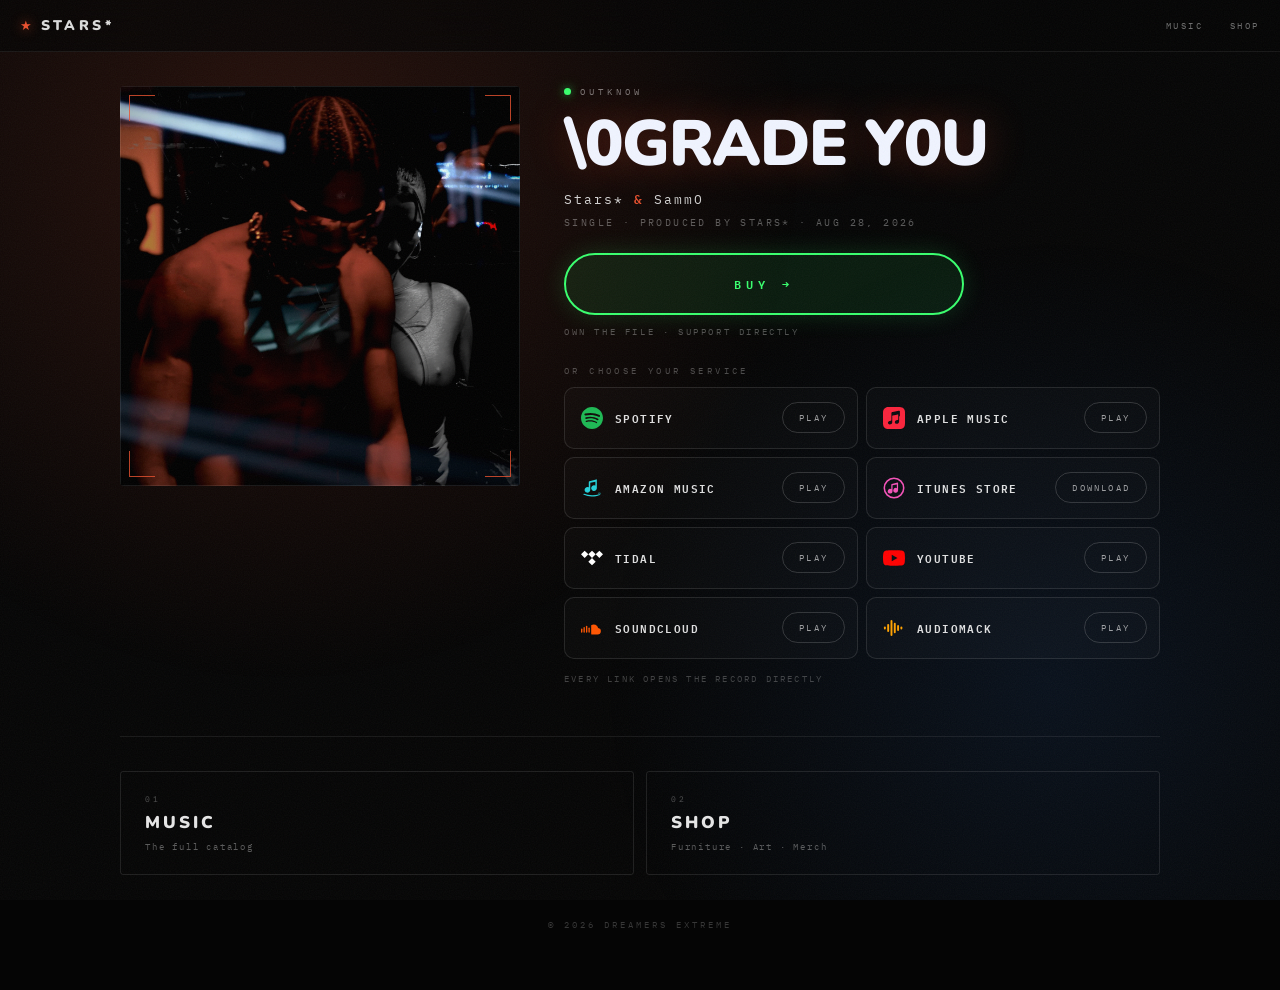
<file: upgrade-you.html>
<!DOCTYPE html>
<html lang="en">
<head>
<meta charset="UTF-8">
<meta name="viewport" content="width=device-width, initial-scale=1.0, viewport-fit=cover">
<title>Upgrade You — Stars* &amp; SammO</title>
<meta name="description" content="Upgrade You. Stars* &amp; SammO. Produced by Stars*. Out now — August 28, 2026. Stream it anywhere or own the file.">
<meta name="theme-color" content="#050505">
<link rel="canonical" href="https://scratchbradley.com/upgrade-you">
<link rel="icon" type="image/svg+xml" href="data:image/svg+xml,<svg xmlns='http://www.w3.org/2000/svg' viewBox='0 0 100 100'><text y='.9em' font-size='90'>🦇</text></svg>">

<!-- ── The link preview. This is the first thing anyone sees when the URL
     is pasted into a DM, a story, or a group chat. ── -->
<meta property="og:type"        content="music.song">
<meta property="og:site_name"   content="Stars*">
<meta property="og:title"       content="Upgrade You — Stars* &amp; SammO">
<meta property="og:description" content="Out now. Stream it anywhere, or own the file.">
<meta property="og:url"         content="https://scratchbradley.com/upgrade-you">
<meta property="og:image"       content="https://scratchbradley.com/assets/og-upgrade-you.jpg">
<meta property="og:image:width"  content="1200">
<meta property="og:image:height" content="630">
<meta property="music:release_date" content="2026-08-28">
<meta name="twitter:card"        content="summary_large_image">
<meta name="twitter:title"       content="Upgrade You — Stars* &amp; SammO">
<meta name="twitter:description" content="Out now. Stream it anywhere, or own the file.">
<meta name="twitter:image"       content="https://scratchbradley.com/assets/og-upgrade-you.jpg">

<!-- The cover is the largest paint on the page; it starts downloading
     before the stylesheet finishes so the fold is never empty. -->
<link rel="preload" as="image" href="assets/upgrade-you.jpg" fetchpriority="high">
<link rel="preconnect" href="https://fonts.googleapis.com">
<link rel="preconnect" href="https://fonts.gstatic.com" crossorigin>
<!-- Two weights, not six. Every extra weight is another font file on a
     phone connection, for type nobody on this page reads. -->
<link href="https://fonts.googleapis.com/css2?family=Nunito:wght@900&amp;family=IBM+Plex+Mono:wght@400;600&amp;display=swap" rel="stylesheet">

<style>
*,*::before,*::after{margin:0;padding:0;box-sizing:border-box}

:root{
  --black:#050505;
  --white:#f0f4ff;
  --green:#39ff6e;
  --green-glow:rgba(57,255,110,.5);
  /* Sampled off this record's cover by tools/accent.ps1 — the page wears
     the record's own colour. A new release page swaps these two lines and
     nothing else; run the tool against its art rather than eyeballing. */
  --warm:#ea512e;
  --cool:#2e7eea;
  --mono:'IBM Plex Mono',ui-monospace,SFMono-Regular,Menlo,Consolas,monospace;
  --sans:'Nunito',system-ui,sans-serif;
}

html{scroll-behavior:smooth;-webkit-text-size-adjust:100%}
body{
  background:var(--black);
  color:var(--white);
  font-family:var(--sans);
  -webkit-font-smoothing:antialiased;
  min-height:100vh;
  overflow-x:hidden;
}
/* the same film grain the archive wears */
body::after{
  content:'';position:fixed;inset:0;z-index:9999;pointer-events:none;opacity:.05;
  background-image:url("data:image/svg+xml,%3Csvg xmlns='http://www.w3.org/2000/svg' width='140' height='140'%3E%3Cfilter id='n'%3E%3CfeTurbulence type='fractalNoise' baseFrequency='.85' numOctaves='3'/%3E%3C/filter%3E%3Crect width='140' height='140' filter='url(%23n)'/%3E%3C/svg%3E");
}
.mono{font-family:var(--mono);font-variant-ligatures:none}

/* ══════════════════════════════════════
   AMBIENT — the cover bleeding into the room
══════════════════════════════════════ */
.amb{
  position:fixed;inset:0;z-index:0;pointer-events:none;
  background:
    radial-gradient(60vw 60vw at 22% 18%, color-mix(in srgb, var(--warm) 15%, transparent), transparent 68%),
    radial-gradient(50vw 50vw at 82% 76%, color-mix(in srgb, var(--cool) 10%, transparent), transparent 70%);
}

/* ══════════════════════════════════════
   HEADER — one line, two exits, no menu
══════════════════════════════════════ */
.hdr{
  position:sticky;top:0;z-index:400;
  height:52px;display:flex;align-items:center;justify-content:space-between;
  padding:0 20px;
  background:rgba(5,5,5,.72);
  backdrop-filter:blur(14px);-webkit-backdrop-filter:blur(14px);
  border-bottom:1px solid rgba(255,255,255,.07);
}
/* the padding is the tap target — the mark itself is only 19px tall, which
   is a miss waiting to happen on a phone */
.hdr-logo{display:flex;align-items:center;gap:9px;text-decoration:none;color:inherit;padding:13px 6px;margin-left:-6px}
.hdr-star{font-size:13px;color:var(--warm);text-shadow:0 0 12px color-mix(in srgb, var(--warm) 70%, transparent)}
.hdr-brand{font-weight:900;font-size:14px;letter-spacing:3.4px;text-transform:uppercase;color:rgba(255,255,255,.86)}
.hdr-right{display:flex;gap:10px;margin-right:-8px}
.hdr-link{
  font-family:var(--mono);font-size:9px;letter-spacing:2.6px;text-transform:uppercase;
  color:rgba(255,255,255,.42);text-decoration:none;transition:color .25s,text-shadow .25s;
  padding:15px 8px;
  -webkit-tap-highlight-color:transparent;
}
.hdr-link:hover{color:var(--white);text-shadow:0 0 14px rgba(255,255,255,.5)}

/* ══════════════════════════════════════
   THE RELEASE
══════════════════════════════════════ */
.wrap{position:relative;z-index:1;max-width:1080px;margin:0 auto;padding:34px 20px 60px}

.rel{
  display:grid;
  grid-template-columns:minmax(0,400px) minmax(0,1fr);
  gap:44px;
  align-items:start;
}

/* ── Cover ── */
.art{position:relative;border-radius:4px;overflow:hidden;background:#0b0b0b;aspect-ratio:1/1}
.art img{width:100%;height:100%;object-fit:cover;display:block}
.art::after{
  content:'';position:absolute;inset:0;pointer-events:none;
  box-shadow:inset 0 0 0 1px rgba(255,255,255,.09), inset 0 0 90px rgba(0,0,0,.45);
}
.art-glow{
  position:absolute;inset:-10% -10% -14%;z-index:-1;
  background:radial-gradient(closest-side, color-mix(in srgb, var(--warm) 42%, transparent), transparent 72%);
  filter:blur(46px);
}

/* corner brackets — the site's frame language */
.afr{position:absolute;width:26px;height:26px;z-index:2;opacity:.8}
.afr.tl{top:9px;left:9px;border-top:1.5px solid var(--warm);border-left:1.5px solid var(--warm)}
.afr.tr{top:9px;right:9px;border-top:1.5px solid var(--warm);border-right:1.5px solid var(--warm)}
.afr.bl{bottom:9px;left:9px;border-bottom:1.5px solid var(--warm);border-left:1.5px solid var(--warm)}
.afr.br{bottom:9px;right:9px;border-bottom:1.5px solid var(--warm);border-right:1.5px solid var(--warm)}

/* ── Info column ── */
.info{display:flex;flex-direction:column;align-items:flex-start;gap:0}

.tag{display:flex;align-items:center;gap:9px;margin-bottom:16px}
.tag-dot{
  width:7px;height:7px;border-radius:50%;background:var(--green);flex-shrink:0;
  box-shadow:0 0 8px var(--green-glow),0 0 18px rgba(57,255,110,.3);
  animation:blink 1.5s ease-in-out infinite;
}
@keyframes blink{0%,100%{opacity:1}50%{opacity:.12}}
.tag-txt{
  font-family:var(--mono);font-size:9px;letter-spacing:4px;text-transform:uppercase;
  color:rgba(255,255,255,.46);
}

.title{
  font-weight:900;font-size:clamp(38px,7vw,64px);line-height:.98;
  letter-spacing:-1px;text-transform:uppercase;
  text-shadow:0 0 40px color-mix(in srgb, var(--warm) 32%, transparent);
  margin-bottom:12px;
}
.by{
  font-family:var(--mono);font-size:13px;letter-spacing:2px;
  color:rgba(255,255,255,.82);margin-bottom:6px;
}
.by b{color:var(--warm);font-weight:600}
.credit{
  font-family:var(--mono);font-size:9.5px;letter-spacing:2.4px;text-transform:uppercase;
  color:rgba(255,255,255,.34);margin-bottom:24px;
}

/* ── PRIMARY. Nothing else on this page is this loud. ── */
.buy{
  display:flex;align-items:center;justify-content:center;gap:12px;
  width:100%;max-width:400px;
  padding:19px 28px;
  border:2px solid var(--green);
  border-radius:50px;
  background:rgba(57,255,110,.09);
  color:var(--green);
  font-family:var(--mono);font-size:12px;font-weight:600;
  letter-spacing:5px;text-transform:uppercase;
  text-decoration:none;cursor:pointer;position:relative;overflow:hidden;
  box-shadow:0 0 24px rgba(57,255,110,.16);
  transition:transform .3s cubic-bezier(.34,1.56,.64,1),box-shadow .3s,background .3s,color .3s;
  -webkit-tap-highlight-color:transparent;
}
.buy::before{
  content:'';position:absolute;top:0;bottom:0;left:-120%;width:55%;
  background:linear-gradient(90deg,transparent,rgba(255,255,255,.22),transparent);
  transition:left .55s ease;pointer-events:none;
}
.buy:hover{
  transform:scale(1.03);
  background:var(--green);color:#031a08;
  box-shadow:0 0 34px var(--green-glow),0 0 80px rgba(57,255,110,.22);
}
.buy:hover::before{left:170%}
.buy:active{transform:scale(.98);transition-duration:.08s}
.buy-sub{
  font-family:var(--mono);font-size:8.5px;letter-spacing:2.6px;text-transform:uppercase;
  color:rgba(255,255,255,.3);margin-top:11px;
}

/* ══════════════════════════════════════
   THE SERVICES
   One row per service — mark on the left, verb on the
   right, and the whole row is the link. Nobody has to
   aim at a small button: on a phone the row IS the
   button, 62px tall, and there is no state to read
   except the name of the app you already use.
══════════════════════════════════════ */
.svcs{width:100%;margin-top:28px}
.svc-head{
  font-family:var(--mono);font-size:8.5px;letter-spacing:3.4px;text-transform:uppercase;
  color:rgba(255,255,255,.28);margin-bottom:11px;
}
.svc-list{display:grid;grid-template-columns:1fr 1fr;gap:8px;width:100%}
.svc{
  display:flex;align-items:center;justify-content:space-between;gap:10px;
  min-height:62px;padding:0 12px 0 16px;
  border:1px solid rgba(255,255,255,.11);border-radius:10px;
  background:rgba(255,255,255,.02);
  text-decoration:none;color:inherit;
  transition:border-color .22s,background .22s,transform .22s;
  -webkit-tap-highlight-color:transparent;
}
.svc:hover{border-color:color-mix(in srgb, var(--bc) 55%, transparent);background:rgba(255,255,255,.055)}
.svc:active{transform:scale(.985);transition-duration:.06s}
.svc-mark{display:flex;align-items:center;gap:12px;min-width:0}
.svc-mark svg{width:22px;height:22px;flex:0 0 22px;color:var(--bc)}
.svc-name{
  font-family:var(--mono);font-size:11px;font-weight:600;letter-spacing:1.4px;text-transform:uppercase;
  color:rgba(255,255,255,.88);white-space:nowrap;overflow:hidden;text-overflow:ellipsis;
}
.svc-go{
  flex:0 0 auto;padding:9px 16px;border-radius:50px;
  border:1px solid rgba(255,255,255,.16);
  font-family:var(--mono);font-size:9px;letter-spacing:2.2px;text-transform:uppercase;
  color:rgba(255,255,255,.6);
  transition:border-color .22s,color .22s,background .22s;
}
.svc:hover .svc-go{
  border-color:var(--bc);color:var(--bc);
  background:color-mix(in srgb, var(--bc) 13%, transparent);
}
.svc-note{
  font-family:var(--mono);font-size:8.5px;letter-spacing:2.2px;text-transform:uppercase;
  color:rgba(255,255,255,.24);margin-top:14px;
}

/* ══════════════════════════════════════
   ONWARD — the hub, not a dead end
══════════════════════════════════════ */
.onward{
  margin-top:52px;padding-top:34px;
  border-top:1px solid rgba(255,255,255,.08);
  display:grid;grid-template-columns:1fr 1fr;gap:12px;
}
.ow{
  display:flex;flex-direction:column;gap:7px;
  padding:22px 24px;border-radius:3px;
  border:1px solid rgba(255,255,255,.1);
  text-decoration:none;color:inherit;
  transition:border-color .3s,background .3s,transform .3s;
}
.ow:hover{border-color:color-mix(in srgb, var(--warm) 45%, transparent);background:color-mix(in srgb, var(--warm) 6%, transparent);transform:translateY(-2px)}
.ow-num{font-family:var(--mono);font-size:8px;letter-spacing:3px;color:rgba(255,255,255,.3)}
.ow-title{font-weight:900;font-size:17px;letter-spacing:3px;text-transform:uppercase;color:rgba(255,255,255,.9)}
.ow-sub{font-family:var(--mono);font-size:9px;letter-spacing:1.8px;color:rgba(255,255,255,.34)}

.foot{
  margin-top:44px;text-align:center;
  font-family:var(--mono);font-size:8.5px;letter-spacing:3px;text-transform:uppercase;
  color:rgba(255,255,255,.2);
}

/* ══════════════════════════════════════
   MOBILE — the rule: BUY stays above the fold.
   The cover is capped so it can never push the button
   down, and capped tight enough that the first service
   row peeks in underneath it. That peek is the only
   scroll cue this page needs.
══════════════════════════════════════ */
@media (max-width:860px){
  .wrap{padding:20px 16px 48px}
  .rel{grid-template-columns:1fr;gap:22px}
  .art{max-width:min(280px,34vh);margin:0 auto;width:100%}
  .info{align-items:center;text-align:center}
  .title{font-size:clamp(32px,10vw,46px)}
  .buy{max-width:none}
  .svc-list{grid-template-columns:1fr;gap:9px}
  .svc-head,.svc-note{text-align:center}
  .onward{grid-template-columns:1fr}
}

@media (max-width:480px){
  .art{max-width:min(228px,28vh)}
  .credit{margin-bottom:20px}
  .buy{padding:17px 24px;letter-spacing:4px}
  .svcs{margin-top:24px}
  .svc{min-height:60px;padding:0 10px 0 14px}
  .svc-name{font-size:10.5px;letter-spacing:1.1px}
  .svc-go{padding:8px 13px;font-size:8.5px;letter-spacing:1.8px}
}

@media (prefers-reduced-motion:reduce){
  *{animation:none!important;transition-duration:.01ms!important}
}
</style>
</head>
<body>

<div class="amb"></div>

<header class="hdr">
  <a class="hdr-logo" href="/home" aria-label="Stars* home">
    <span class="hdr-star">★</span>
    <span class="hdr-brand">Stars*</span>
  </a>
  <nav class="hdr-right">
    <a class="hdr-link" href="/music">Music</a>
    <a class="hdr-link" href="/home#shop">Shop</a>
  </nav>
</header>

<main class="wrap">

  <section class="rel">

    <!-- ── COVER ── -->
    <div class="art">
      <div class="art-glow"></div>
      <img src="assets/upgrade-you.jpg" alt="Upgrade You — Stars* &amp; SammO cover art" width="1400" height="1400" fetchpriority="high">
      <span class="afr tl"></span><span class="afr tr"></span>
      <span class="afr bl"></span><span class="afr br"></span>
    </div>

    <!-- ── INFO + THE ONE BUTTON ── -->
    <div class="info">
      <div class="tag">
        <span class="tag-dot"></span>
        <span class="tag-txt" id="tag-txt">Out Now</span>
      </div>

      <h1 class="title" id="rel-title">Upgrade You</h1>
      <p class="by">Stars* <b>&amp;</b> SammO</p>
      <p class="credit">Single · Produced by Stars* · <time datetime="2026-08-28">Aug 28, 2026</time></p>

      <a class="buy" id="buy-btn"
         href="https://untitled.stream/buy/project/NVZR6Foikt80sX1cZs3ew"
         target="_blank" rel="noopener"
         data-track="Buy" data-release="Upgrade You" data-surface="landing" data-service="untitled">
        <span>Buy</span>
        <span aria-hidden="true">→</span>
      </a>
      <p class="buy-sub">Own the file · Support directly</p>

      <!-- ══ SERVICES ══
           Order is deliberate: the two apps most people already have open
           sit at the top, so the common case is the first tap. -->
      <section class="svcs" aria-labelledby="svc-head">
        <p class="svc-head" id="svc-head">Or choose your service</p>
        <div class="svc-list">

          <a class="svc" style="--bc:#1db954" href="https://open.spotify.com/album/4oyx0iktcQP3FcNGgfCqgX"
             target="_blank" rel="noopener"
             data-track="Stream" data-release="Upgrade You" data-surface="landing" data-service="spotify">
            <span class="svc-mark">
              <svg viewBox="0 0 24 24" fill="currentColor" aria-hidden="true"><path d="M12 0C5.4 0 0 5.4 0 12s5.4 12 12 12 12-5.4 12-12S18.66 0 12 0zm5.521 17.34c-.24.359-.66.48-1.021.24-2.82-1.74-6.36-2.101-10.561-1.141-.418.122-.779-.179-.899-.539-.12-.421.18-.78.54-.9 4.56-1.021 8.52-.6 11.64 1.32.42.18.479.659.301 1.02zm1.44-3.3c-.301.42-.841.6-1.262.3-3.239-1.98-8.159-2.58-11.939-1.38-.479.12-1.02-.12-1.14-.6-.12-.48.12-1.021.6-1.141C9.6 9.9 15 10.561 18.72 12.84c.361.181.54.78.241 1.2zm.12-3.36C15.24 8.4 8.82 8.16 5.16 9.301c-.6.179-1.2-.181-1.38-.721-.18-.601.18-1.2.72-1.381 4.26-1.26 11.28-1.02 15.721 1.621.539.3.719 1.02.419 1.56-.299.421-1.02.599-1.559.3z"/></svg>
              <span class="svc-name">Spotify</span>
            </span>
            <span class="svc-go">Play</span>
          </a>

          <a class="svc" style="--bc:#fa243c" href="https://geo.music.apple.com/us/album/upgrade-you-single/6806324006?app=music&amp;ls=1"
             target="_blank" rel="noopener"
             data-track="Stream" data-release="Upgrade You" data-surface="landing" data-service="apple">
            <span class="svc-mark">
              <svg viewBox="0 0 24 24" fill="currentColor" aria-hidden="true"><path d="M23.997 6.124a9.23 9.23 0 0 0-.24-2.19c-.317-1.31-1.062-2.31-2.18-3.043a5.022 5.022 0 0 0-1.877-.726 10.496 10.496 0 0 0-1.564-.15c-.04-.003-.083-.01-.124-.013H5.988c-.152.01-.303.017-.455.026-.747.043-1.49.123-2.193.4-1.336.53-2.3 1.452-2.865 2.78-.192.448-.292.925-.363 1.408-.056.392-.088.785-.1 1.18 0 .032-.007.062-.01.093v12.223c.01.14.017.283.027.424.05.815.154 1.624.497 2.373.65 1.42 1.738 2.353 3.234 2.802.42.127.856.187 1.293.228.555.053 1.11.06 1.667.06h11.03a12.5 12.5 0 0 0 1.57-.1c.822-.106 1.596-.35 2.295-.81a5.046 5.046 0 0 0 1.88-2.207c.186-.42.293-.87.37-1.324.113-.675.138-1.358.137-2.04-.002-3.8 0-7.595-.003-11.393zm-6.423 3.99v5.712c0 .417-.058.827-.244 1.206-.29.59-.76.962-1.388 1.14-.35.1-.706.157-1.07.173-.95.045-1.773-.6-1.943-1.536-.142-.773.227-1.624 1.038-2.022.323-.16.67-.25 1.018-.324.378-.082.758-.153 1.134-.24.274-.063.457-.23.51-.516a.876.876 0 0 0 .02-.193v-5.086c0-.11-.024-.19-.075-.245-.052-.056-.13-.076-.243-.055-.096.018-1.166.242-1.166.242l-4.42.92-.152.033c-.31.07-.5.284-.51.6-.002.05-.006.1-.006.15V16.5c0 .417-.058.827-.244 1.206-.29.59-.76.962-1.388 1.14-.35.1-.706.157-1.07.173-.95.045-1.773-.6-1.943-1.536-.142-.773.227-1.624 1.038-2.022.323-.16.67-.25 1.018-.324.378-.082.758-.153 1.134-.24.274-.063.457-.23.51-.516a.876.876 0 0 0 .02-.193V7.03c0-.276.04-.55.145-.807.15-.365.42-.6.79-.72.207-.067.42-.106.634-.15l6.32-1.276c.192-.04.386-.07.582-.086.404-.032.72.22.784.62.014.09.02.18.02.27.002 1.746.002 3.49.002 5.234z"/></svg>
              <span class="svc-name">Apple Music</span>
            </span>
            <span class="svc-go">Play</span>
          </a>

          <a class="svc" style="--bc:#25d1da" href="https://music.amazon.com/albums/B0HH3GHMNN?ref=dm_ff_amazonmusic_3p"
             target="_blank" rel="noopener"
             data-track="Stream" data-release="Upgrade You" data-surface="landing" data-service="amazon">
            <span class="svc-mark">
              <svg viewBox="0 0 24 24" fill="currentColor" aria-hidden="true">
                <path d="M16.55 2.62a.6.6 0 0 1 .75.58v8.9a3.1 3.1 0 1 1-1.62-2.72V5.08L10.1 6.25v7.72a3.1 3.1 0 1 1-1.62-2.72V5.6c0-.4.28-.74.67-.83z"/>
                <path d="M2.63 18.72c-.27.35.07.82.47.63A19.7 19.7 0 0 0 12 21.3c2.87 0 5.7-.6 8.3-1.74.5-.22.14-.97-.36-.83A24 24 0 0 1 12 19.8a23.7 23.7 0 0 1-8.6-1.58.64.64 0 0 0-.77.5z"/>
                <path d="M21.35 17.98c-.3-.38-1.95-.18-2.7-.09-.22.03-.26-.17-.06-.31.94-.65 2.46-.46 2.64-.24.18.22-.05 1.75-.93 2.48-.13.11-.26.05-.2-.09.2-.5.64-1.38.44-1.65z"/>
              </svg>
              <span class="svc-name">Amazon Music</span>
            </span>
            <span class="svc-go">Play</span>
          </a>

          <a class="svc" style="--bc:#f452b8" href="https://geo.music.apple.com/us/album/upgrade-you-single/6806324006?app=itunes&amp;ls=1"
             target="_blank" rel="noopener"
             data-track="Buy" data-release="Upgrade You" data-surface="landing" data-service="itunes">
            <span class="svc-mark">
              <svg viewBox="0 0 24 24" aria-hidden="true">
                <circle cx="12" cy="12" r="10.6" fill="none" stroke="currentColor" stroke-width="1.7"/>
                <path fill="currentColor" d="M15.9 5.92c.3-.07.56.16.56.46v8.1a2.6 2.6 0 1 1-1.36-2.28V8.05l-4.7 1.04v6.4a2.6 2.6 0 1 1-1.36-2.29V8.42c0-.31.22-.58.52-.65z"/>
              </svg>
              <span class="svc-name">iTunes Store</span>
            </span>
            <span class="svc-go">Download</span>
          </a>

          <a class="svc" style="--bc:#ffffff" href="https://www.tidal.com/album/556568804"
             target="_blank" rel="noopener"
             data-track="Stream" data-release="Upgrade You" data-surface="landing" data-service="tidal">
            <span class="svc-mark">
              <svg viewBox="0 0 24 24" fill="currentColor" aria-hidden="true"><path d="M12.012 3.992 8.008 7.996 4.004 3.992 0 7.996 4.004 12l4.004-4.004L12.012 12l-4.004 4.004 4.004 4.004 4.004-4.004L12.012 12l4.004-4.004L20.02 12l4.004-4.004-4.004-4.004-4.004 4.004z"/></svg>
              <span class="svc-name">Tidal</span>
            </span>
            <span class="svc-go">Play</span>
          </a>

          <a class="svc" style="--bc:#ff0000" href="https://www.youtube.com/playlist?list=OLAK5uy_l74MuGod47BI0lOz_NDyPAyvZTuNQfMiY"
             target="_blank" rel="noopener"
             data-track="Stream" data-release="Upgrade You" data-surface="landing" data-service="youtube">
            <span class="svc-mark">
              <svg viewBox="0 0 24 24" fill="currentColor" aria-hidden="true"><path d="M23.498 6.186a3.016 3.016 0 0 0-2.122-2.136C19.505 3.545 12 3.545 12 3.545s-7.505 0-9.377.505A3.017 3.017 0 0 0 .502 6.186C0 8.07 0 12 0 12s0 3.93.502 5.814a3.016 3.016 0 0 0 2.122 2.136c1.871.505 9.376.505 9.376.505s7.505 0 9.377-.505a3.015 3.015 0 0 0 2.122-2.136C24 15.93 24 12 24 12s0-3.93-.502-5.814zM9.545 15.568V8.432L15.818 12l-6.273 3.568z"/></svg>
              <span class="svc-name">YouTube</span>
            </span>
            <span class="svc-go">Play</span>
          </a>

          <a class="svc" style="--bc:#ff5500" href="https://soundcloud.com/starstory-music/upgrade-you?utm_medium=api&amp;utm_campaign=social_sharing&amp;utm_source=id_172153"
             target="_blank" rel="noopener"
             data-track="Stream" data-release="Upgrade You" data-surface="landing" data-service="soundcloud">
            <span class="svc-mark">
              <svg viewBox="0 0 24 24" fill="currentColor" aria-hidden="true">
                <rect x="0"   y="12.6" width="1.5" height="4.6" rx=".75"/>
                <rect x="2.7" y="11"   width="1.5" height="6.2" rx=".75"/>
                <rect x="5.4" y="9.5"  width="1.5" height="7.7" rx=".75"/>
                <rect x="8.1" y="11.4" width="1.5" height="5.8" rx=".75"/>
                <path d="M11.1 17.2V8.9a5.1 5.1 0 0 1 7.62 3.2 3.55 3.55 0 0 1-.62 7.05h-6.05a.95.95 0 0 1-.95-.95z"/>
              </svg>
              <span class="svc-name">SoundCloud</span>
            </span>
            <span class="svc-go">Play</span>
          </a>

          <a class="svc" style="--bc:#ffa200" href="https://audiomack.com/stars-69015599d358b/song/upgrade-you?utm_source=featurefm&amp;utm_campaign=onelink&amp;utm_medium=website"
             target="_blank" rel="noopener"
             data-track="Stream" data-release="Upgrade You" data-surface="landing" data-service="audiomack">
            <span class="svc-mark">
              <svg viewBox="0 0 24 24" fill="currentColor" aria-hidden="true">
                <rect x="1"    y="10.4" width="2.1" height="3.2"  rx="1.05"/>
                <rect x="4.6"  y="7.6"  width="2.1" height="8.8"  rx="1.05"/>
                <rect x="8.2"  y="3.4"  width="2.1" height="17.2" rx="1.05"/>
                <rect x="11.8" y="6.2"  width="2.1" height="11.6" rx="1.05"/>
                <rect x="15.4" y="8.8"  width="2.1" height="6.4"  rx="1.05"/>
                <rect x="19"   y="10.4" width="2.1" height="3.2"  rx="1.05"/>
              </svg>
              <span class="svc-name">Audiomack</span>
            </span>
            <span class="svc-go">Play</span>
          </a>

        </div>
        <p class="svc-note">Every link opens the record directly</p>
      </section>

    </div>

  </section>

  <!-- ── ONWARD ── -->
  <nav class="onward">
    <a class="ow" href="/music">
      <span class="ow-num">01</span>
      <span class="ow-title">Music</span>
      <span class="ow-sub">The full catalog</span>
    </a>
    <a class="ow" href="/home#shop">
      <span class="ow-num">02</span>
      <span class="ow-title">Shop</span>
      <span class="ow-sub">Furniture · Art · Merch</span>
    </a>
  </nav>

  <p class="foot">© 2026 Dreamers Extreme</p>

</main>

<!-- The record, told to machines. This is the half of "the site is the
     smart link" that a person never sees: a crawler reading this page
     gets the release date and every destination in one pass. -->
<script type="application/ld+json">
{
  "@context": "https://schema.org",
  "@type": "MusicRecording",
  "name": "Upgrade You",
  "byArtist": [
    { "@type": "MusicGroup", "name": "Stars*" },
    { "@type": "MusicGroup", "name": "SammO" }
  ],
  "producer": { "@type": "Person", "name": "Stars*" },
  "datePublished": "2026-08-28",
  "image": "https://scratchbradley.com/assets/upgrade-you.jpg",
  "url": "https://scratchbradley.com/upgrade-you",
  "sameAs": [
    "https://open.spotify.com/album/4oyx0iktcQP3FcNGgfCqgX",
    "https://music.apple.com/us/album/upgrade-you-single/6806324006",
    "https://music.amazon.com/albums/B0HH3GHMNN",
    "https://www.tidal.com/album/556568804",
    "https://www.youtube.com/playlist?list=OLAK5uy_l74MuGod47BI0lOz_NDyPAyvZTuNQfMiY",
    "https://soundcloud.com/starstory-music/upgrade-you",
    "https://audiomack.com/stars-69015599d358b/song/upgrade-you"
  ]
}
</script>

<script src="scramble.js" defer></script>
<script src="analytics.js" defer></script>
<script>
/* Deferred scripts finish before DOMContentLoaded, so this waits rather
   than racing them — and nothing on the page depends on it. The title is
   in the HTML above: readable with JS off, and to a crawler. The house
   effect only re-resolves it on arrival. */
window.addEventListener('DOMContentLoaded', function () {
  if (!window.matchMedia('(prefers-reduced-motion: reduce)').matches &&
      typeof whenVisible === 'function') {
    var t = document.getElementById('rel-title');
    var g = document.getElementById('tag-txt');
    whenVisible(function () {
      scrambleTo(g, 'OUT NOW');
      setTimeout(function () { scrambleTo(t, 'UPGRADE YOU'); }, 140);
    });
  }
  /* Did they get far enough to see the button? */
  if (window.Stars) {
    Stars.watchOnce('#buy-btn', 'Buy Visible', { release: 'Upgrade You', surface: 'landing' });
  }
});
</script>
</body>
</html>
</file>
